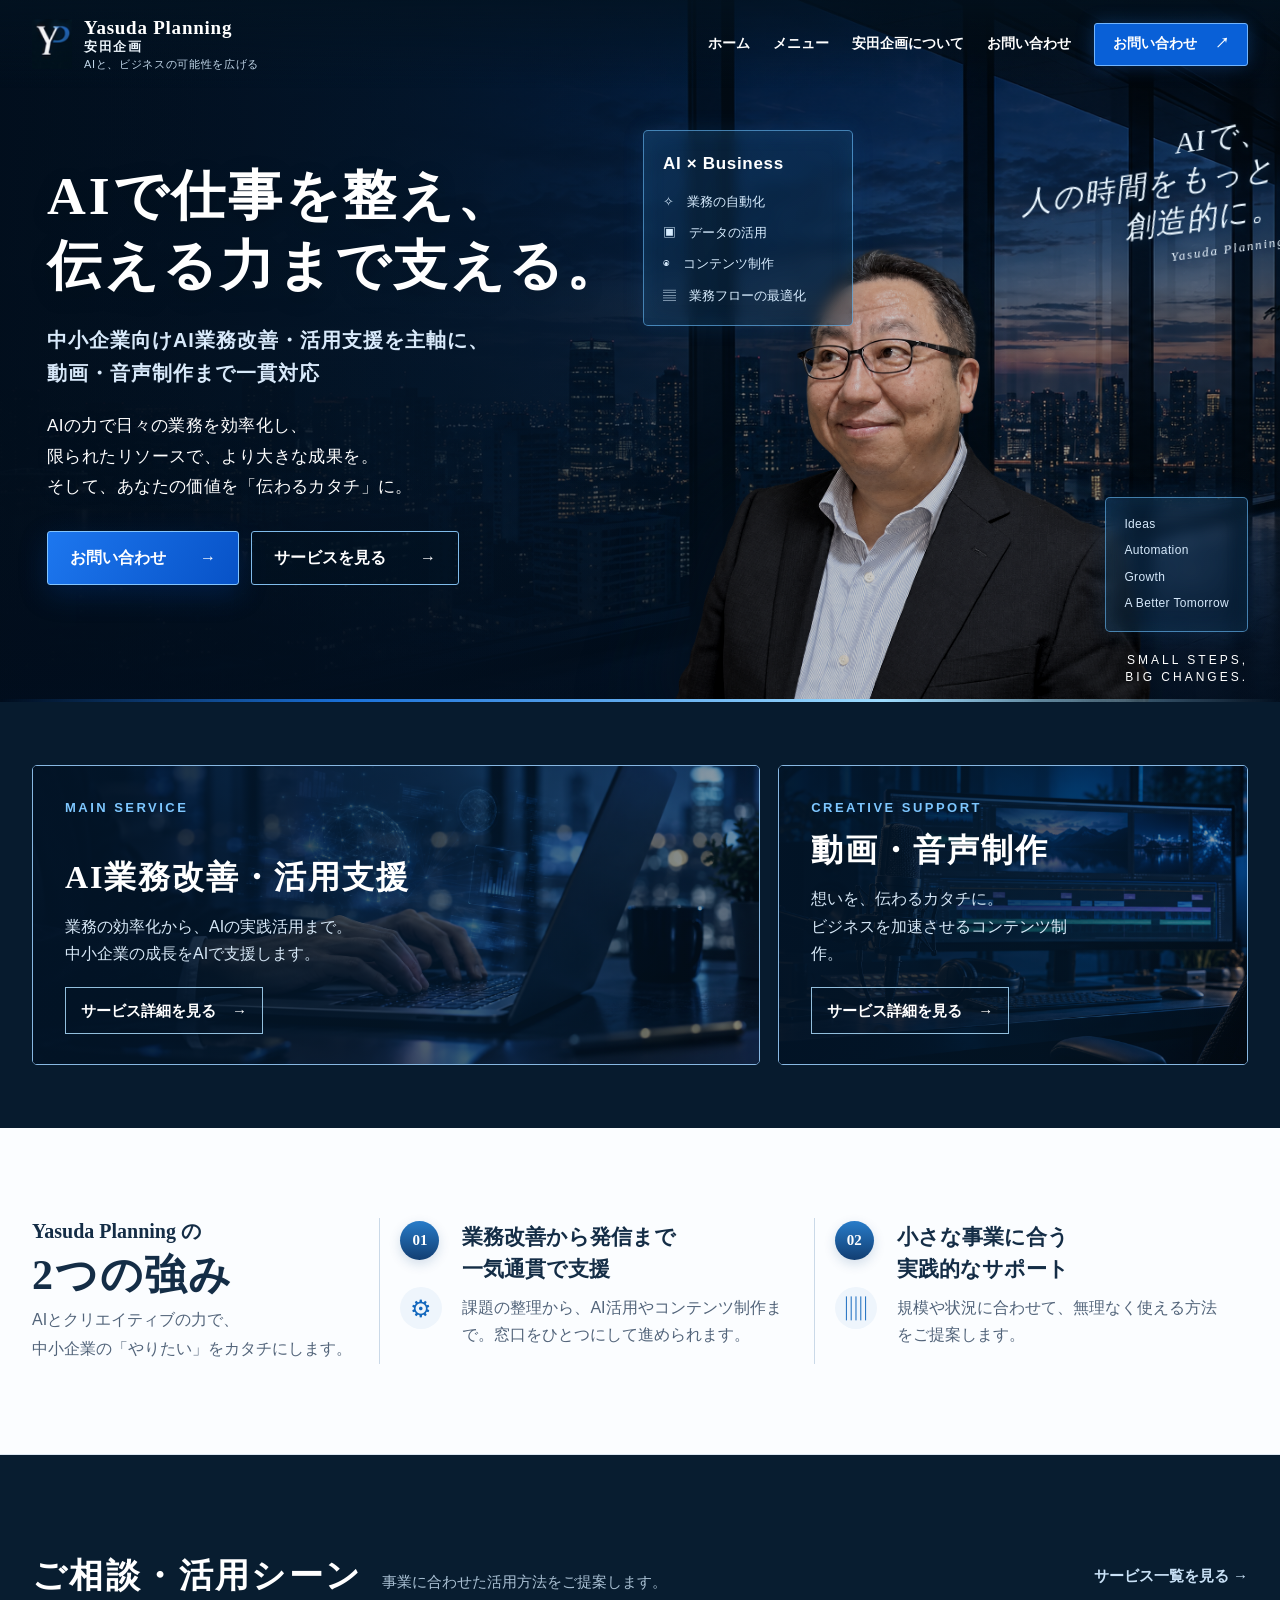
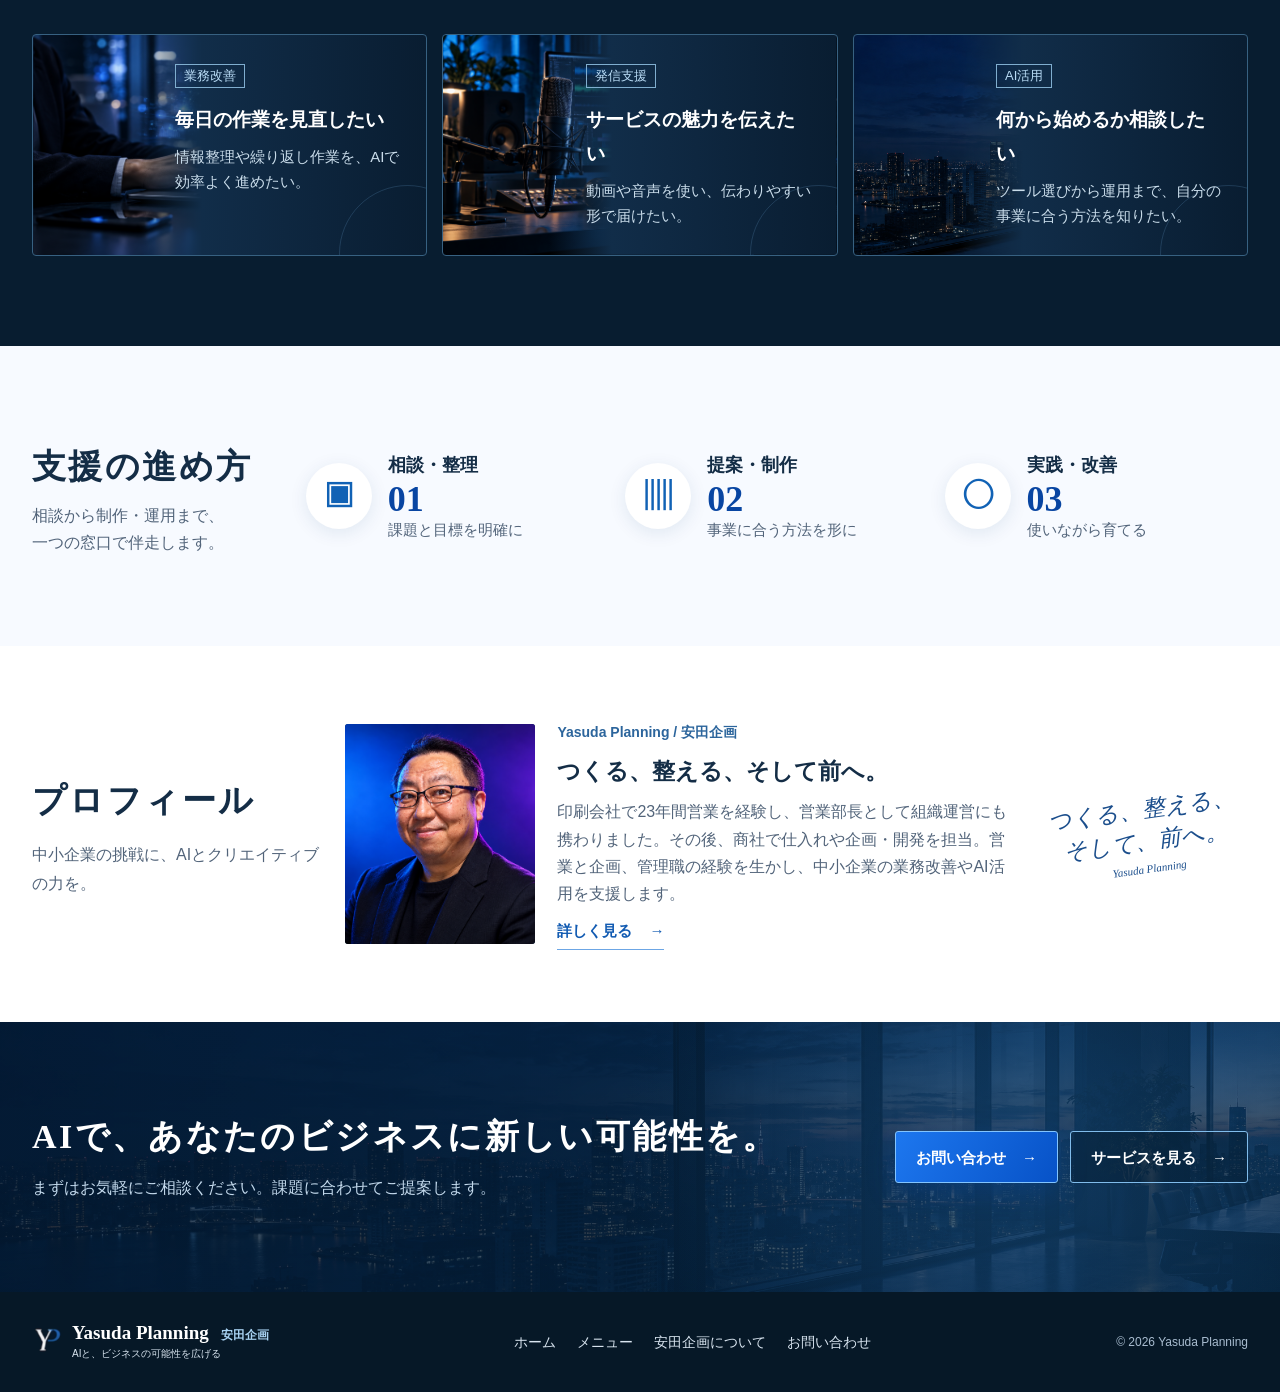
<file: index.html>
<!doctype html>
<html lang="ja">
<head>
  <meta charset="utf-8">
  <meta name="viewport" content="width=device-width, initial-scale=1">
  <meta name="description" content="安田企画は、AI活用と伝わるコンテンツづくりで、個人事業や中小企業の仕事を支えます。">
  <title>ホーム | Yasuda Planning</title>
  <link rel="icon" type="image/png" href="logo-yp.png">
  <link rel="stylesheet" href="style.css">
  <script src="script.js" defer></script>
</head>
<body class="home-page">
  <a class="skip-link" href="#main">本文へ移動</a>
  <header class="site-header">
    <div class="container header-inner">
      <a class="brand" href="index.html" aria-label="Yasuda Planning（安田企画）ホーム">
        <img class="brand-mark" src="logo-yp.png" alt="" width="75" height="94">
        <span class="brand-copy"><strong>Yasuda Planning</strong><span class="brand-japanese">安田企画</span><small>AIと、ビジネスの可能性を広げる</small></span>
      </a>
      <button class="nav-toggle" type="button" aria-label="メニューを開く" aria-controls="site-nav" aria-expanded="false"><span></span><span></span><span></span></button>
      <nav class="site-nav" id="site-nav" aria-label="メインナビゲーション">
        <a class="is-current" aria-current="page" href="index.html">ホーム</a>
        <a href="menu.html">メニュー</a>
        <a href="about.html">安田企画について</a>
        <a href="access.html">お問い合わせ</a>
        <a class="nav-cta" href="access.html#contact">お問い合わせ <span aria-hidden="true">↗</span></a>
      </nav>
    </div>
  </header>

  <main id="main">
    <section class="hero">
      <div class="hero-grid" aria-hidden="true"></div>
      <div class="container hero-inner">
        <div class="hero-copy">
          <h1>AIで仕事を整え、<br>伝える力まで支える。</h1>
          <p class="hero-lead">中小企業向けAI業務改善・活用支援を主軸に、<br>動画・音声制作まで一貫対応</p>
          <p class="hero-description">AIの力で日々の業務を効率化し、<br>限られたリソースで、より大きな成果を。<br>そして、あなたの価値を「伝わるカタチ」に。</p>
          <div class="button-row">
            <a class="button button-primary" href="access.html#contact">お問い合わせ <span aria-hidden="true">→</span></a>
            <a class="button button-outline" href="menu.html">サービスを見る <span aria-hidden="true">→</span></a>
          </div>
        </div>
        <div class="hero-visual">
          <img class="hero-portrait" src="portrait.png" alt="安田企画の担当者" width="1447" height="1087">
          <div class="glass-card glass-card-main" aria-hidden="true"><strong>AI × Business</strong><span>✧　業務の自動化</span><span>▣　データの活用</span><span>◉　コンテンツ制作</span><span>▤　業務フローの最適化</span></div>
          <p class="hero-handwriting">AIで、<br>人の時間をもっと<br>創造的に。<small>Yasuda Planning</small></p>
          <div class="glass-card glass-card-side" aria-hidden="true"><span>Ideas</span><span>Automation</span><span>Growth</span><span>A Better Tomorrow</span></div>
          <p class="hero-small-steps">SMALL STEPS,<br>BIG CHANGES.</p>
        </div>
      </div>
      <div class="hero-bottom-line" aria-hidden="true"></div>
    </section>

    <section class="home-services" aria-labelledby="services-title">
      <div class="container">
        <h2 class="visually-hidden" id="services-title">サービスのご案内</h2>
        <div class="service-grid">
          <article class="service-card service-card-blue">
            <img class="service-card-image" src="service-ai-business.png" alt="" width="1672" height="941">
            <span class="service-number">MAIN SERVICE</span>
            <div class="service-card-content"><h3>AI業務改善・活用支援</h3><p>業務の効率化から、AIの実践活用まで。<br>中小企業の成長をAIで支援します。</p><a class="card-link" href="menu.html#ai-support">サービス詳細を見る <span aria-hidden="true">→</span></a></div>
          </article>
          <article class="service-card service-card-dark">
            <img class="service-card-image" src="service-video-audio.png" alt="" width="1672" height="941">
            <span class="service-number">CREATIVE SUPPORT</span>
            <div class="service-card-content"><h3>動画・音声制作</h3><p>想いを、伝わるカタチに。<br>ビジネスを加速させるコンテンツ制作。</p><a class="card-link" href="menu.html#creative-support">サービス詳細を見る <span aria-hidden="true">→</span></a></div>
          </article>
        </div>
      </div>
    </section>

    <section class="home-strengths" aria-labelledby="strengths-title">
      <div class="container strengths-grid">
        <div class="strengths-intro"><p class="strengths-brand">Yasuda Planning の</p><h2 id="strengths-title"><span>2つの強み</span></h2><p>AIとクリエイティブの力で、<br>中小企業の「やりたい」をカタチにします。</p></div>
        <div class="strength-item"><span class="strength-number">01</span><div class="strength-icon" aria-hidden="true">⚙</div><div><h3>業務改善から発信まで<br>一気通貫で支援</h3><p>課題の整理から、AI活用やコンテンツ制作まで。窓口をひとつにして進められます。</p></div></div>
        <div class="strength-item"><span class="strength-number">02</span><div class="strength-icon" aria-hidden="true">▥</div><div><h3>小さな事業に合う<br>実践的なサポート</h3><p>規模や状況に合わせて、無理なく使える方法をご提案します。</p></div></div>
      </div>
    </section>

    <section class="home-scenarios" aria-labelledby="scenarios-title">
      <div class="container">
        <div class="home-section-heading"><div><h2 id="scenarios-title">ご相談・活用シーン</h2><p>事業に合わせた活用方法をご提案します。</p></div><a href="menu.html">サービス一覧を見る <span aria-hidden="true">→</span></a></div>
        <div class="scenario-grid">
          <article class="scenario-card"><span class="scenario-label">業務改善</span><h3>毎日の作業を見直したい</h3><p>情報整理や繰り返し作業を、AIで効率よく進めたい。</p></article>
          <article class="scenario-card"><span class="scenario-label">発信支援</span><h3>サービスの魅力を伝えたい</h3><p>動画や音声を使い、伝わりやすい形で届けたい。</p></article>
          <article class="scenario-card"><span class="scenario-label">AI活用</span><h3>何から始めるか相談したい</h3><p>ツール選びから運用まで、自分の事業に合う方法を知りたい。</p></article>
        </div>
      </div>
    </section>

    <section class="home-steps" aria-labelledby="steps-title">
      <div class="container steps-grid">
        <div class="steps-intro"><h2 id="steps-title">支援の進め方</h2><p>相談から制作・運用まで、<br>一つの窓口で伴走します。</p></div>
        <div class="step-item"><span class="step-icon" aria-hidden="true">▣</span><div><h3>相談・整理</h3><strong>01</strong><p>課題と目標を明確に</p></div></div>
        <div class="step-item"><span class="step-icon" aria-hidden="true">▥</span><div><h3>提案・制作</h3><strong>02</strong><p>事業に合う方法を形に</p></div></div>
        <div class="step-item"><span class="step-icon" aria-hidden="true">◯</span><div><h3>実践・改善</h3><strong>03</strong><p>使いながら育てる</p></div></div>
      </div>
    </section>

    <section class="home-profile" aria-labelledby="profile-title">
      <div class="container home-profile-grid"><div class="home-profile-heading"><h2 id="profile-title">プロフィール</h2><p>中小企業の挑戦に、AIとクリエイティブの力を。</p></div><div class="home-profile-photo"><img src="profile-photo.png" alt="安田企画の担当者" width="1446" height="1087"></div><div class="home-profile-content"><span>Yasuda Planning / 安田企画</span><h3>つくる、整える、そして前へ。</h3><p>印刷会社で23年間営業を経験し、営業部長として組織運営にも携わりました。その後、商社で仕入れや企画・開発を担当。営業と企画、管理職の経験を生かし、中小企業の業務改善やAI活用を支援します。</p><a class="text-link" href="about.html">詳しく見る <span aria-hidden="true">→</span></a></div><p class="profile-signature">つくる、整える、<br>そして、前へ。<small>Yasuda Planning</small></p></div>
    </section>

    <section class="closing-cta"><div class="container closing-inner"><div><h2>AIで、あなたのビジネスに新しい可能性を。</h2><p>まずはお気軽にご相談ください。課題に合わせてご提案します。</p></div><div class="button-row"><a class="button button-primary" href="access.html#contact">お問い合わせ <span aria-hidden="true">→</span></a><a class="button button-outline" href="menu.html">サービスを見る <span aria-hidden="true">→</span></a></div></div></section>
  </main>
  <footer class="site-footer"><div class="container footer-inner"><div class="footer-brand"><img class="footer-mark" src="logo-yp.png" alt="" width="75" height="94"><div class="footer-brand-copy"><strong>Yasuda Planning <span>安田企画</span></strong><span>AIと、ビジネスの可能性を広げる</span></div></div><nav aria-label="フッターナビゲーション"><a href="index.html">ホーム</a><a href="menu.html">メニュー</a><a href="about.html">安田企画について</a><a href="access.html">お問い合わせ</a></nav><small>© <span data-year>2026</span> Yasuda Planning</small></div></footer>
</body>
</html>
</file>
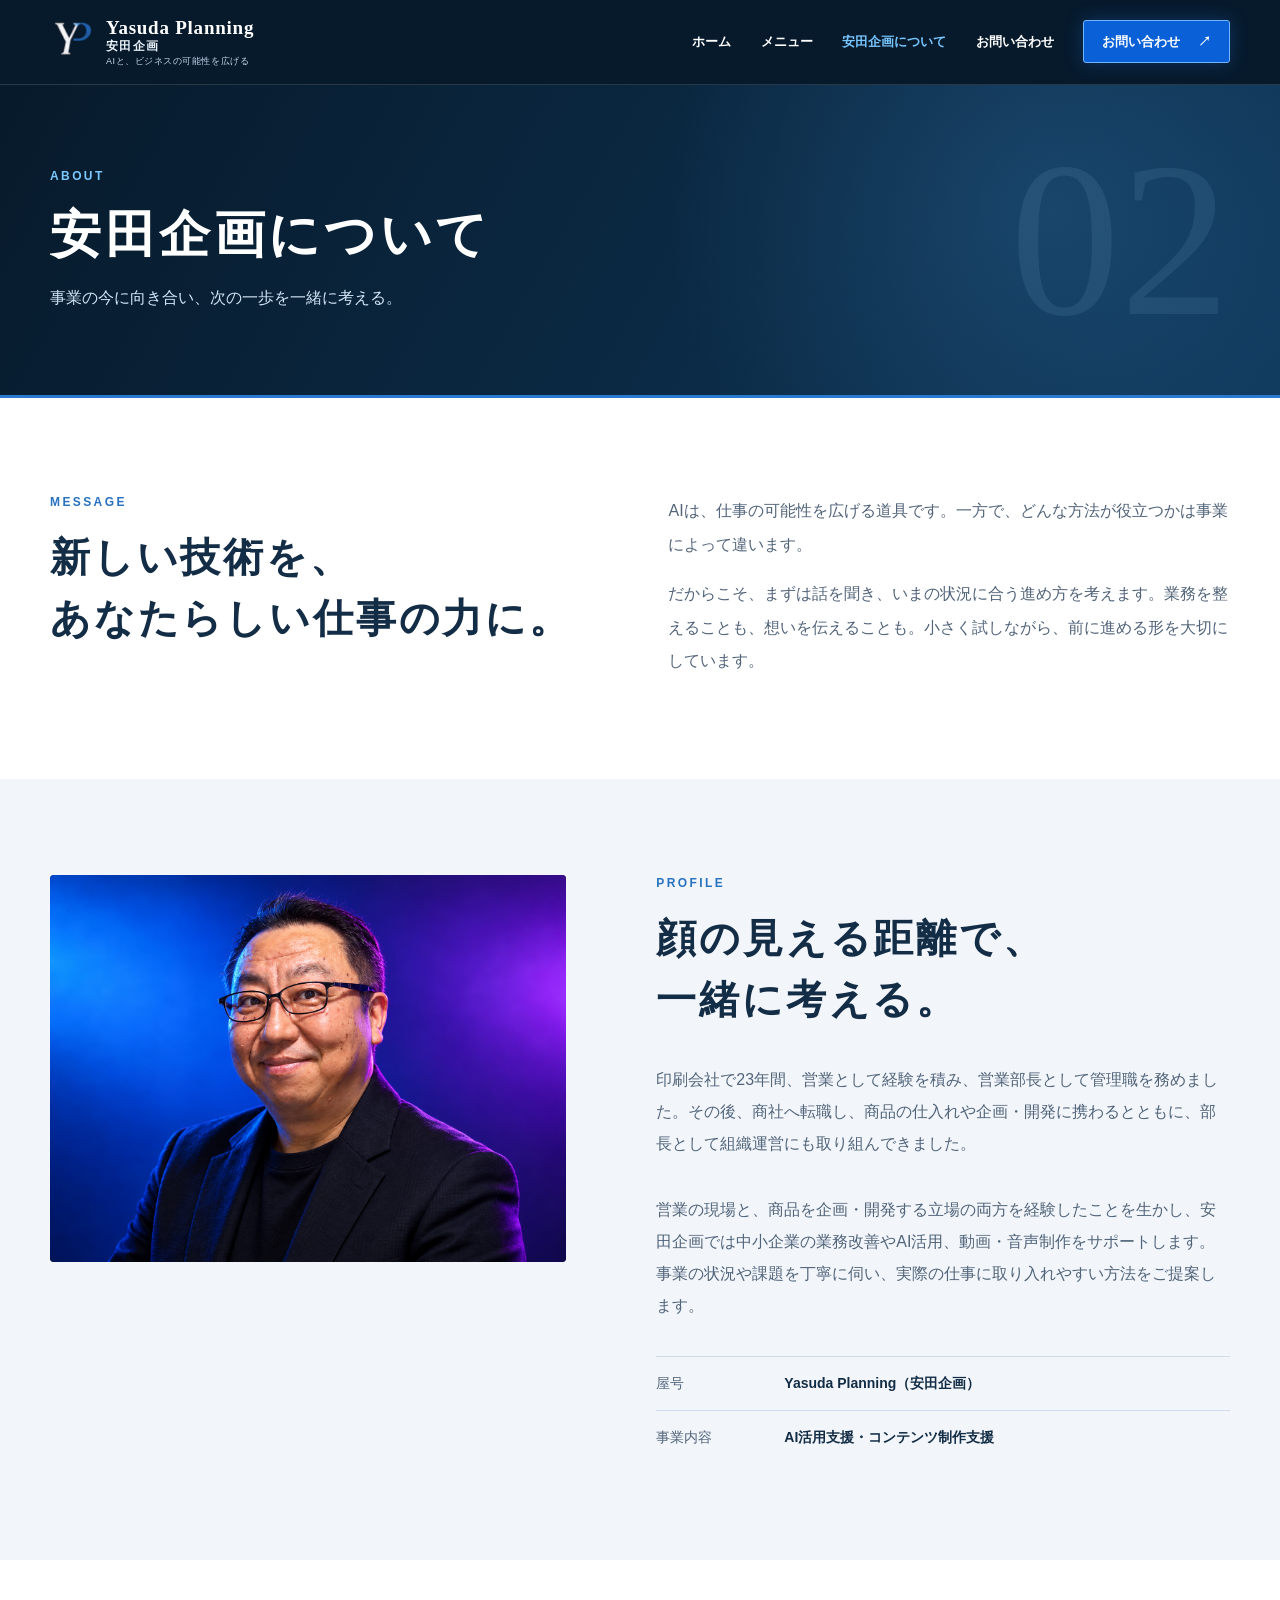
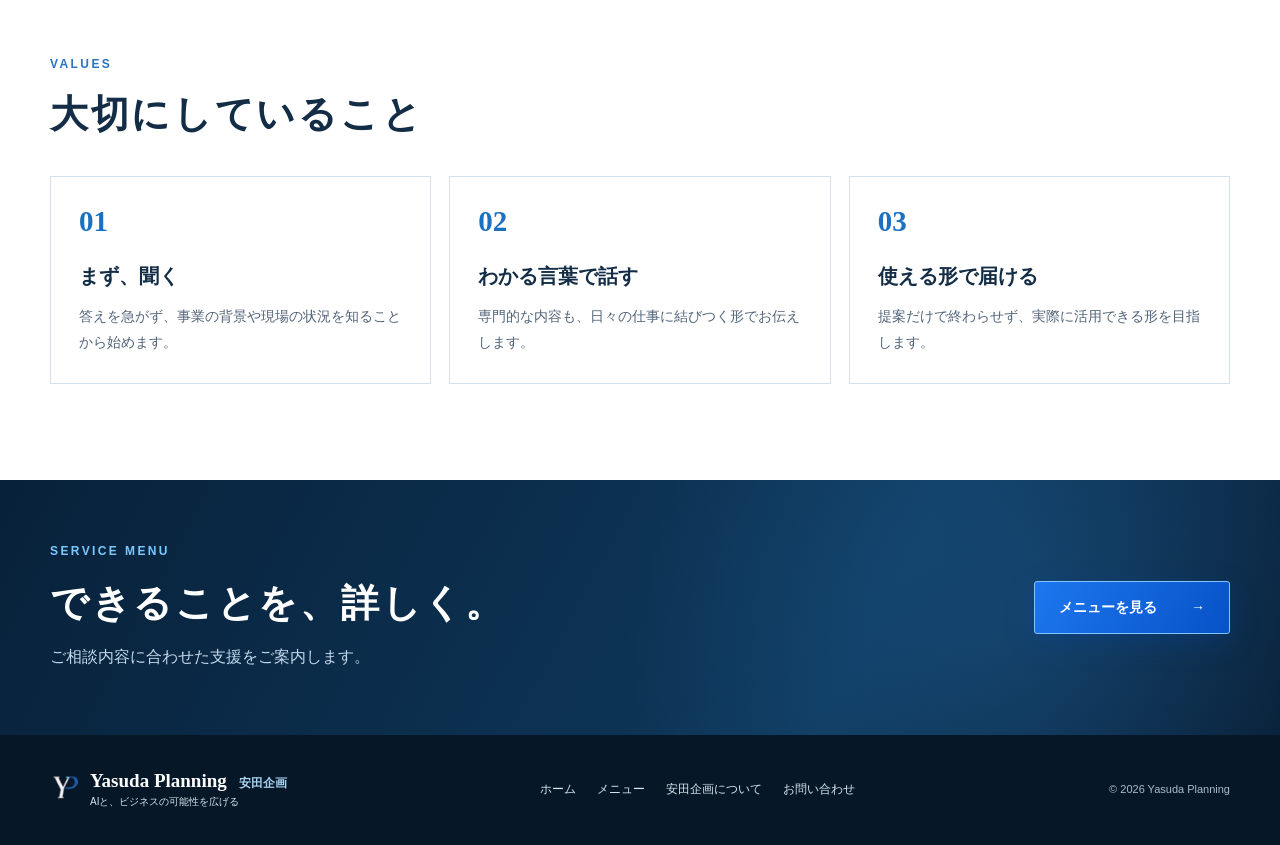
<file: about.html>
<!doctype html>
<html lang="ja">
<head>
  <meta charset="utf-8">
  <meta name="viewport" content="width=device-width, initial-scale=1">
  <meta name="description" content="安田企画の考え方と担当者をご紹介します。">
  <title>安田企画について | Yasuda Planning</title>
  <link rel="icon" type="image/png" href="logo-yp.png">
  <link rel="stylesheet" href="style.css">
  <script src="script.js" defer></script>
</head>
<body>
  <a class="skip-link" href="#main">本文へ移動</a>
  <header class="site-header"><div class="container header-inner"><a class="brand" href="index.html" aria-label="Yasuda Planning（安田企画）ホーム"><img class="brand-mark" src="logo-yp.png" alt="" width="75" height="94"><span class="brand-copy"><strong>Yasuda Planning</strong><span class="brand-japanese">安田企画</span><small>AIと、ビジネスの可能性を広げる</small></span></a><button class="nav-toggle" type="button" aria-label="メニューを開く" aria-controls="site-nav" aria-expanded="false"><span></span><span></span><span></span></button><nav class="site-nav" id="site-nav" aria-label="メインナビゲーション"><a href="index.html">ホーム</a><a href="menu.html">メニュー</a><a class="is-current" aria-current="page" href="about.html">安田企画について</a><a href="access.html">お問い合わせ</a><a class="nav-cta" href="access.html#contact">お問い合わせ <span aria-hidden="true">↗</span></a></nav></div></header>
  <main id="main">
    <section class="page-hero"><div class="container page-hero-inner"><div><p class="eyebrow light">ABOUT</p><h1>安田企画について</h1><p>事業の今に向き合い、次の一歩を一緒に考える。</p></div><span class="page-hero-decoration" aria-hidden="true">02</span></div></section>
    <section class="section about-intro"><div class="container about-intro-grid"><div><p class="eyebrow">MESSAGE</p><h2>新しい技術を、<br>あなたらしい仕事の力に。</h2></div><div><p>AIは、仕事の可能性を広げる道具です。一方で、どんな方法が役立つかは事業によって違います。</p><p>だからこそ、まずは話を聞き、いまの状況に合う進め方を考えます。業務を整えることも、想いを伝えることも。小さく試しながら、前に進める形を大切にしています。</p></div></div></section>
    <section class="section profile-section"><div class="container profile-grid"><div class="profile-visual"><img src="profile-photo.png" alt="安田企画の担当者の写真" width="1446" height="1087"></div><div class="profile-copy"><p class="eyebrow">PROFILE</p><h2>顔の見える距離で、<br>一緒に考える。</h2><p>印刷会社で23年間、営業として経験を積み、営業部長として管理職を務めました。その後、商社へ転職し、商品の仕入れや企画・開発に携わるとともに、部長として組織運営にも取り組んできました。</p><p>営業の現場と、商品を企画・開発する立場の両方を経験したことを生かし、安田企画では中小企業の業務改善やAI活用、動画・音声制作をサポートします。事業の状況や課題を丁寧に伺い、実際の仕事に取り入れやすい方法をご提案します。</p><div class="profile-meta"><span>屋号</span><strong>Yasuda Planning（安田企画）</strong></div><div class="profile-meta"><span>事業内容</span><strong>AI活用支援・コンテンツ制作支援</strong></div></div></div></section>
    <section class="section values-section"><div class="container"><div class="section-heading"><div><p class="eyebrow">VALUES</p><h2>大切にしていること</h2></div></div><div class="value-grid"><article><span>01</span><h3>まず、聞く</h3><p>答えを急がず、事業の背景や現場の状況を知ることから始めます。</p></article><article><span>02</span><h3>わかる言葉で話す</h3><p>専門的な内容も、日々の仕事に結びつく形でお伝えします。</p></article><article><span>03</span><h3>使える形で届ける</h3><p>提案だけで終わらせず、実際に活用できる形を目指します。</p></article></div></div></section>
    <section class="closing-cta"><div class="container closing-inner"><div><p class="eyebrow light">SERVICE MENU</p><h2>できることを、詳しく。</h2><p>ご相談内容に合わせた支援をご案内します。</p></div><a class="button button-primary" href="menu.html">メニューを見る <span aria-hidden="true">→</span></a></div></section>
  </main>
  <footer class="site-footer"><div class="container footer-inner"><div class="footer-brand"><img class="footer-mark" src="logo-yp.png" alt="" width="75" height="94"><div class="footer-brand-copy"><strong>Yasuda Planning <span>安田企画</span></strong><span>AIと、ビジネスの可能性を広げる</span></div></div><nav aria-label="フッターナビゲーション"><a href="index.html">ホーム</a><a href="menu.html">メニュー</a><a href="about.html">安田企画について</a><a href="access.html">お問い合わせ</a></nav><small>© <span data-year>2026</span> Yasuda Planning</small></div></footer>
</body>
</html>
</file>
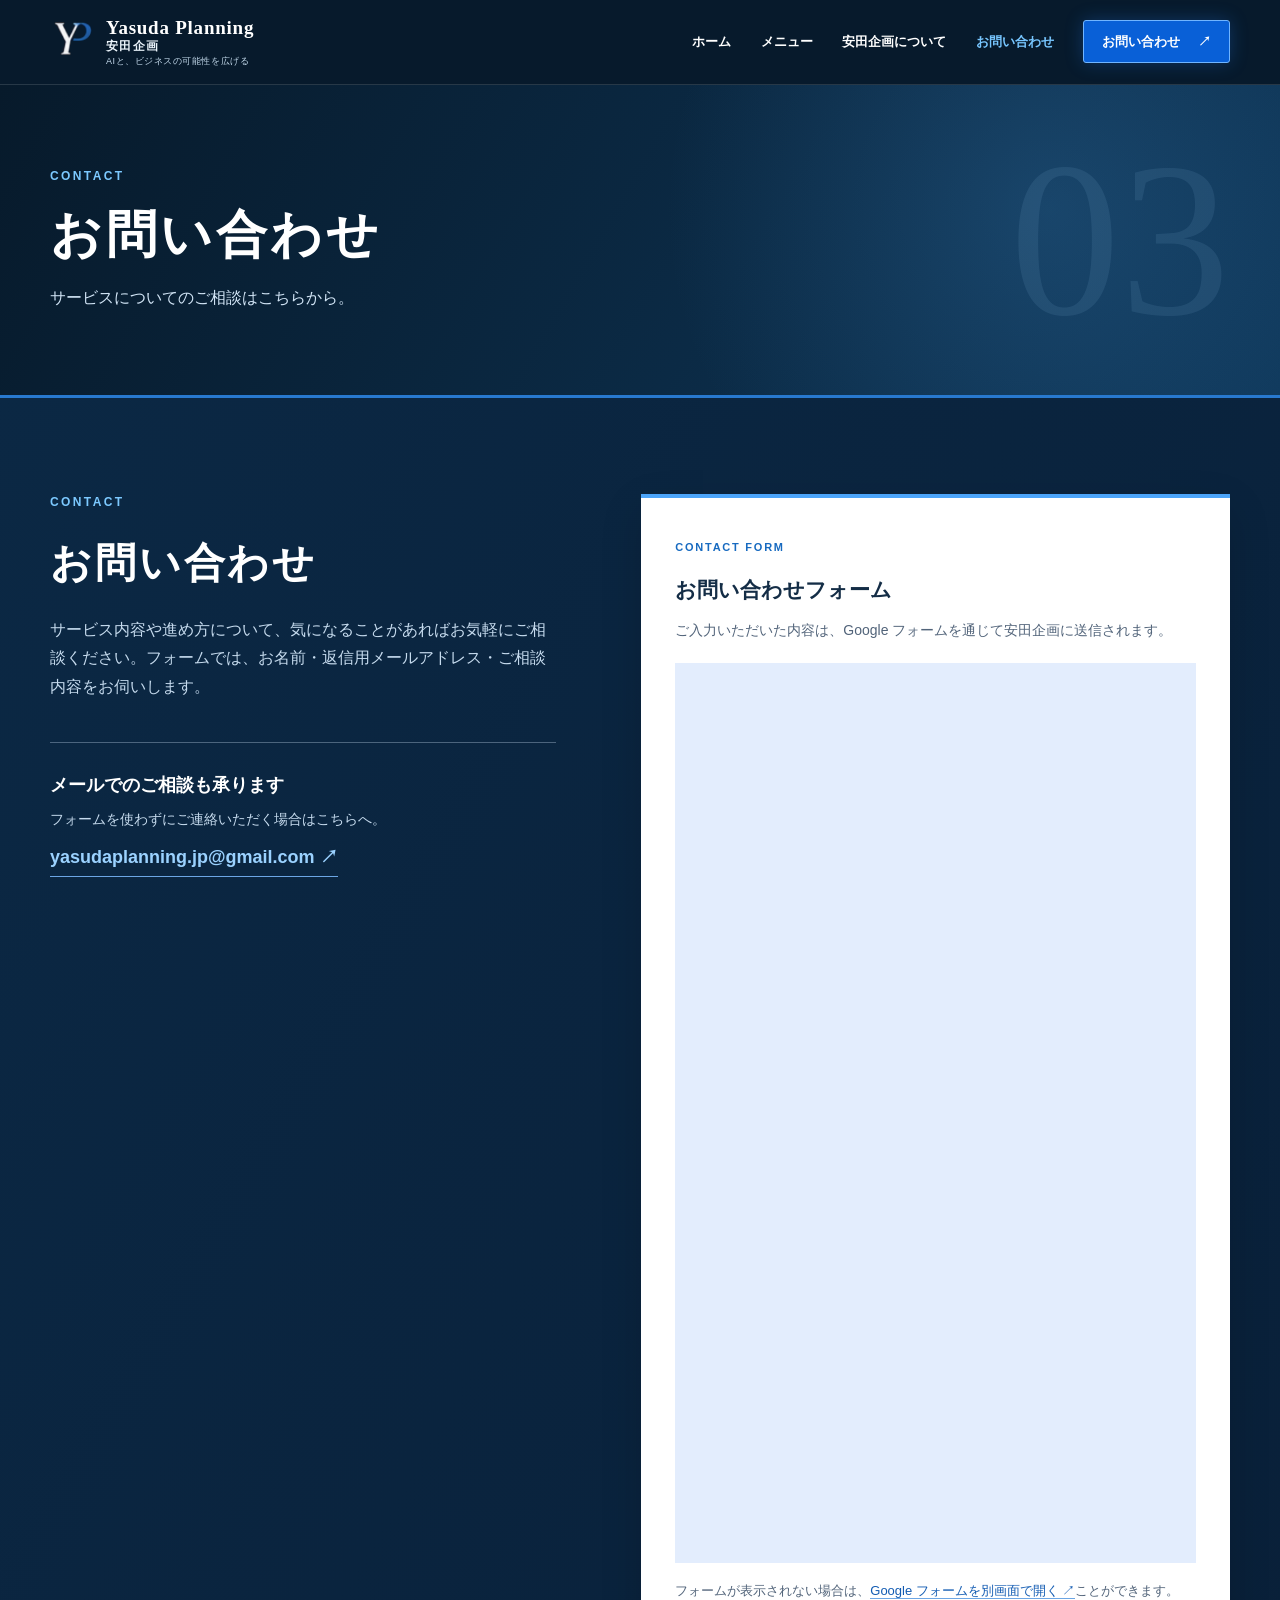
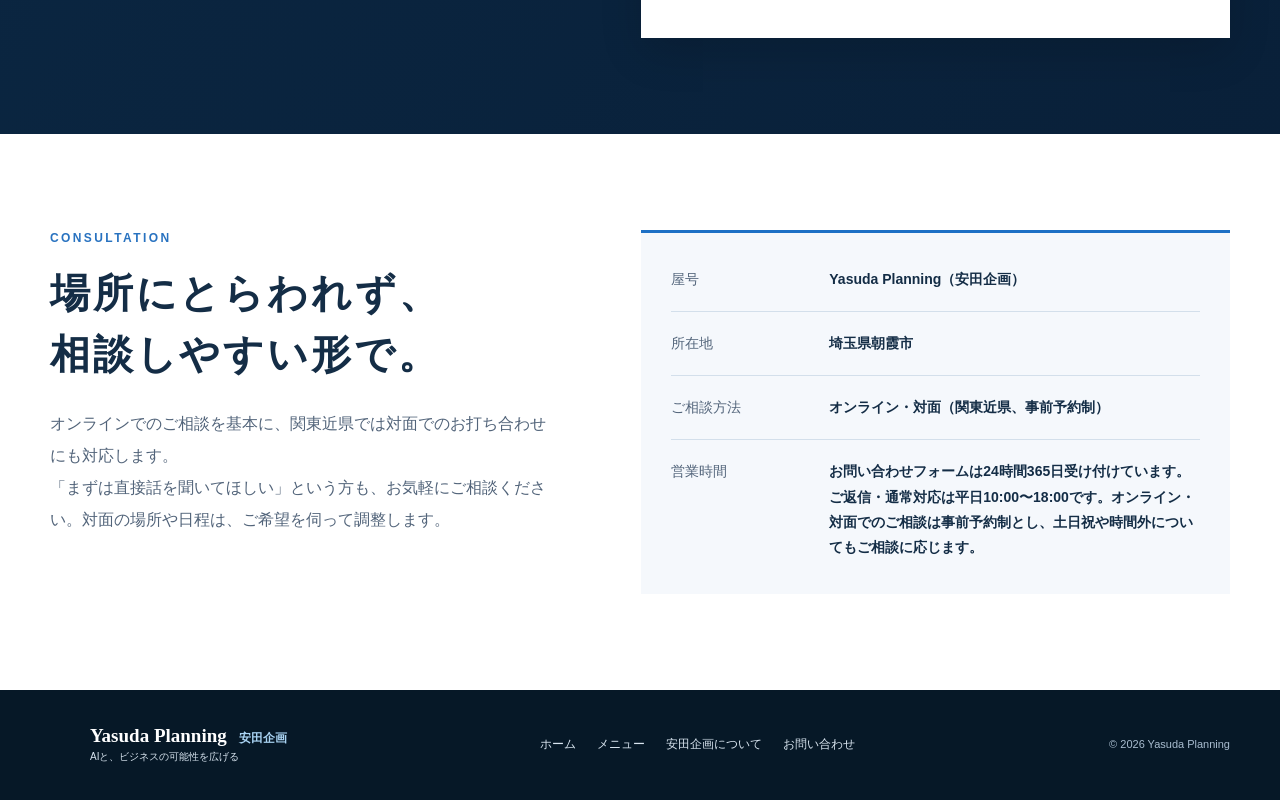
<file: access.html>
<!doctype html>
<html lang="ja">
<head>
  <meta charset="utf-8">
  <meta name="viewport" content="width=device-width, initial-scale=1">
  <meta name="description" content="安田企画へのご相談・お問い合わせをご案内します。">
  <title>お問い合わせ | Yasuda Planning</title>
  <link rel="icon" type="image/png" href="logo-yp.png">
  <link rel="stylesheet" href="style.css">
  <script src="script.js" defer></script>
</head>
<body>
  <a class="skip-link" href="#main">本文へ移動</a>
  <header class="site-header"><div class="container header-inner"><a class="brand" href="index.html" aria-label="Yasuda Planning（安田企画）ホーム"><img class="brand-mark" src="logo-yp.png" alt="" width="75" height="94"><span class="brand-copy"><strong>Yasuda Planning</strong><span class="brand-japanese">安田企画</span><small>AIと、ビジネスの可能性を広げる</small></span></a><button class="nav-toggle" type="button" aria-label="メニューを開く" aria-controls="site-nav" aria-expanded="false"><span></span><span></span><span></span></button><nav class="site-nav" id="site-nav" aria-label="メインナビゲーション"><a href="index.html">ホーム</a><a href="menu.html">メニュー</a><a href="about.html">安田企画について</a><a class="is-current" aria-current="page" href="access.html">お問い合わせ</a><a class="nav-cta" href="#contact">お問い合わせ <span aria-hidden="true">↗</span></a></nav></div></header>
  <main id="main">
    <section class="page-hero"><div class="container page-hero-inner"><div><p class="eyebrow light">CONTACT</p><h1>お問い合わせ</h1><p>サービスについてのご相談はこちらから。</p></div><span class="page-hero-decoration" aria-hidden="true">03</span></div></section>
    <section class="section contact-section" id="contact">
      <div class="container contact-grid">
        <div>
          <p class="eyebrow light">CONTACT</p>
          <h2>お問い合わせ</h2>
          <p>サービス内容や進め方について、気になることがあればお気軽にご相談ください。フォームでは、お名前・返信用メールアドレス・ご相談内容をお伺いします。</p>
          <div class="contact-direct">
            <h3>メールでのご相談も承ります</h3>
            <p>フォームを使わずにご連絡いただく場合はこちらへ。</p>
            <a class="contact-email" href="mailto:yasudaplanning.jp@gmail.com">yasudaplanning.jp@gmail.com <span aria-hidden="true">↗</span></a>
          </div>
        </div>
        <div class="contact-card">
          <span class="contact-card-label">CONTACT FORM</span>
          <h3>お問い合わせフォーム</h3>
          <p>ご入力いただいた内容は、Google フォームを通じて安田企画に送信されます。</p>
          <iframe class="contact-form-frame" src="https://docs.google.com/forms/d/e/1FAIpQLSc32BJ5J3hujBcLhz1RUuO-q1uDuevhiJUPePMD8wFzeS8fVA/viewform?embedded=true" title="安田企画へのお問い合わせフォーム" loading="lazy"></iframe>
          <p class="contact-form-fallback">フォームが表示されない場合は、<a href="https://docs.google.com/forms/d/e/1FAIpQLSc32BJ5J3hujBcLhz1RUuO-q1uDuevhiJUPePMD8wFzeS8fVA/viewform" target="_blank" rel="noopener noreferrer">Google フォームを別画面で開く <span aria-hidden="true">↗</span></a>ことができます。</p>
        </div>
      </div>
    </section>
    <section class="section access-section"><div class="container access-grid"><div><p class="eyebrow">CONSULTATION</p><h2>場所にとらわれず、<br>相談しやすい形で。</h2><p>オンラインでのご相談を基本に、関東近県では対面でのお打ち合わせにも対応します。<br>「まずは直接話を聞いてほしい」という方も、お気軽にご相談ください。対面の場所や日程は、ご希望を伺って調整します。</p></div><div class="access-card"><div class="access-card-row"><span>屋号</span><strong>Yasuda Planning（安田企画）</strong></div><div class="access-card-row"><span>所在地</span><strong>埼玉県朝霞市</strong></div><div class="access-card-row"><span>ご相談方法</span><strong>オンライン・対面（関東近県、事前予約制）</strong></div><div class="access-card-row"><span>営業時間</span><strong>お問い合わせフォームは24時間365日受け付けています。ご返信・通常対応は平日10:00〜18:00です。オンライン・対面でのご相談は事前予約制とし、土日祝や時間外についてもご相談に応じます。</strong></div></div></div></section>
  </main>
  <footer class="site-footer"><div class="container footer-inner"><div class="footer-brand"><img class="footer-mark" src="logo-yp.png" alt="" width="75" height="94"><div class="footer-brand-copy"><strong>Yasuda Planning <span>安田企画</span></strong><span>AIと、ビジネスの可能性を広げる</span></div></div><nav aria-label="フッターナビゲーション"><a href="index.html">ホーム</a><a href="menu.html">メニュー</a><a href="about.html">安田企画について</a><a href="access.html">お問い合わせ</a></nav><small>© <span data-year>2026</span> Yasuda Planning</small></div></footer>
</body>
</html>
</file>
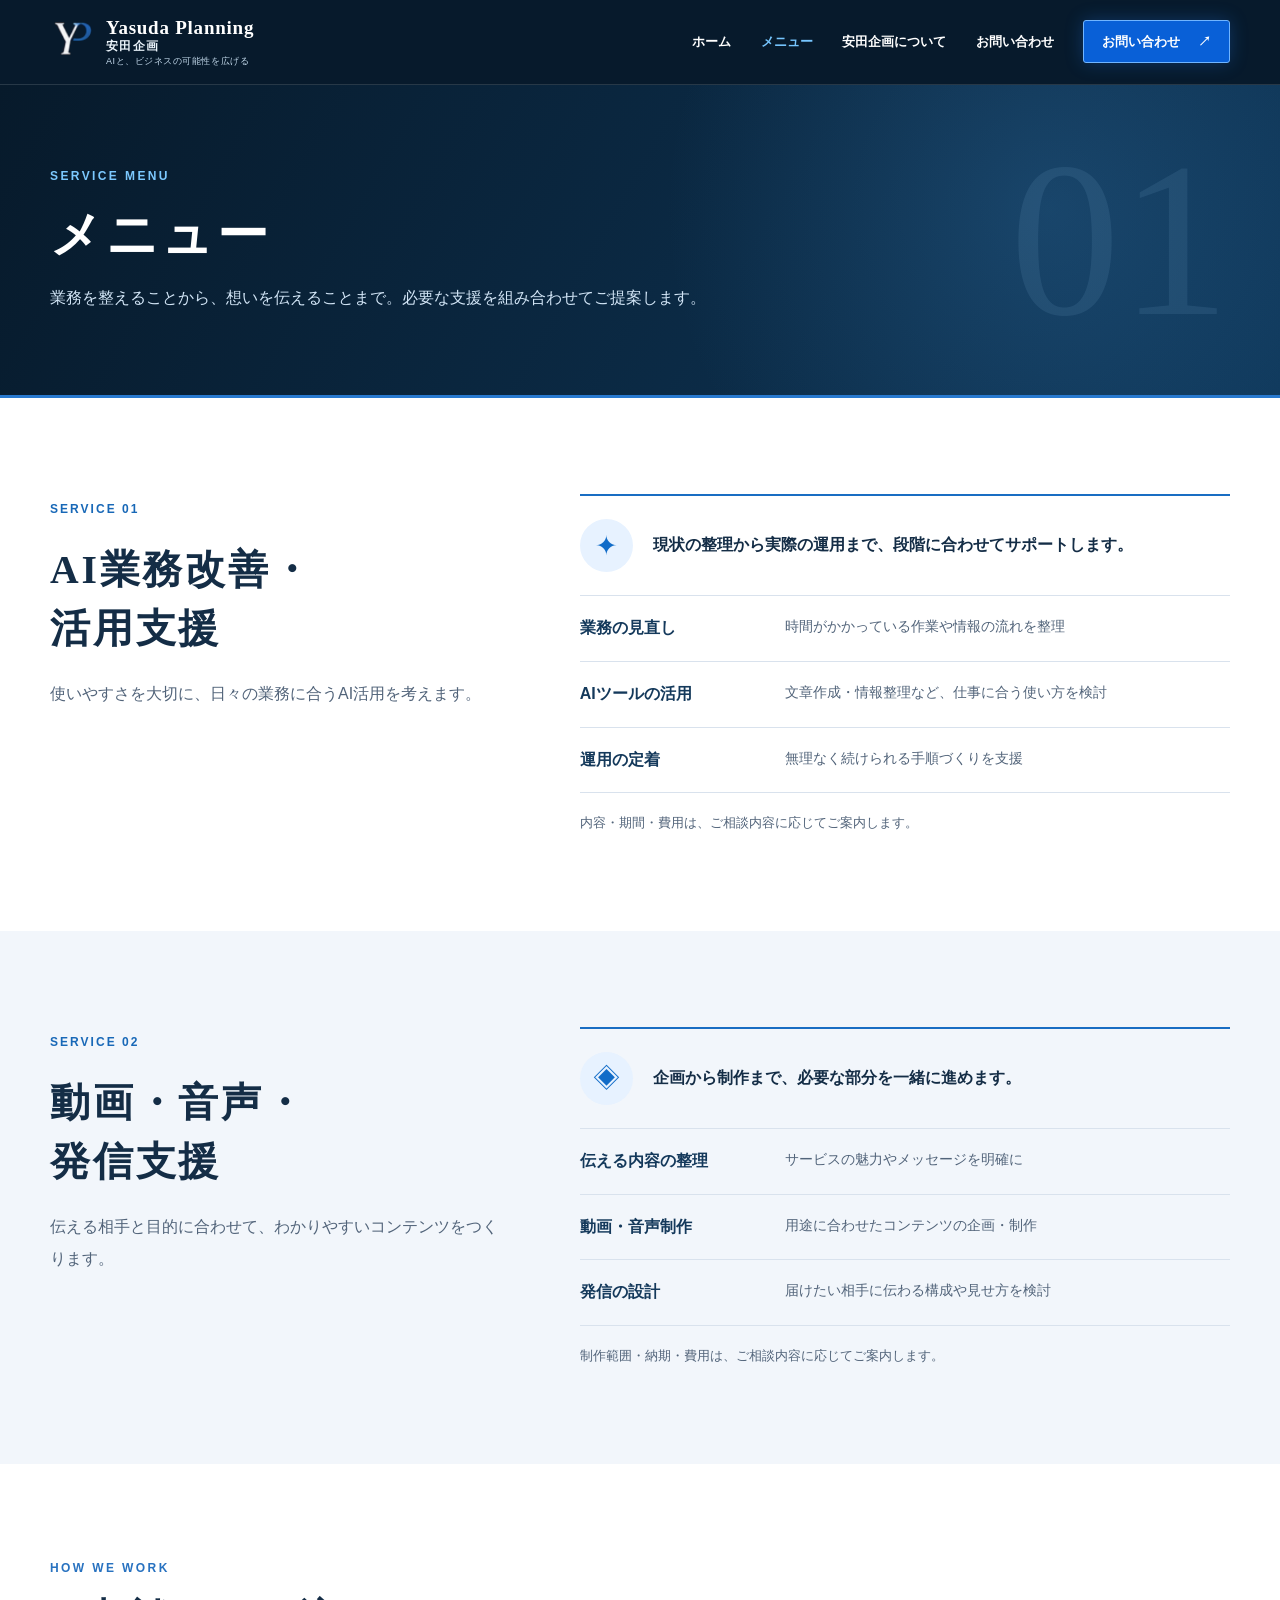
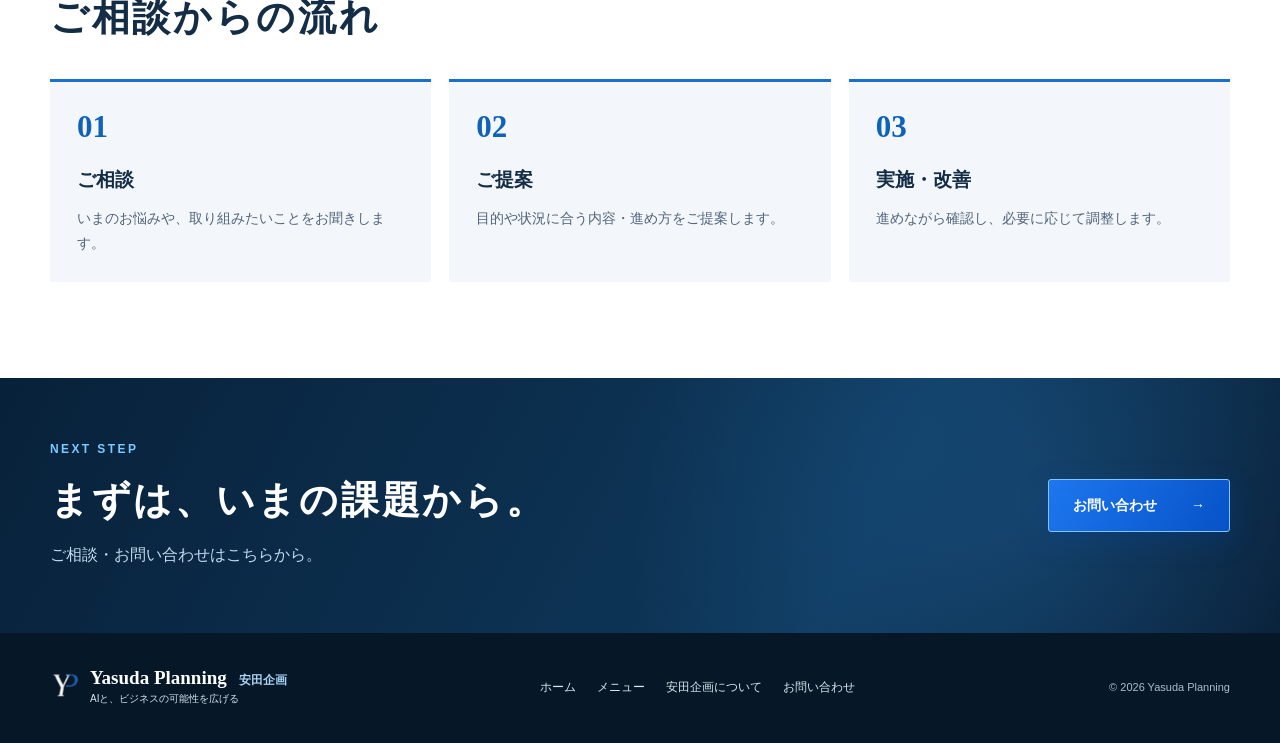
<file: menu.html>
<!doctype html>
<html lang="ja">
<head>
  <meta charset="utf-8">
  <meta name="viewport" content="width=device-width, initial-scale=1">
  <meta name="description" content="安田企画のサービスメニュー。AI業務改善・活用支援、動画・音声・発信支援をご案内します。">
  <title>メニュー | Yasuda Planning</title>
  <link rel="icon" type="image/png" href="logo-yp.png">
  <link rel="stylesheet" href="style.css">
  <script src="script.js" defer></script>
</head>
<body>
  <a class="skip-link" href="#main">本文へ移動</a>
  <header class="site-header"><div class="container header-inner"><a class="brand" href="index.html" aria-label="Yasuda Planning（安田企画）ホーム"><img class="brand-mark" src="logo-yp.png" alt="" width="75" height="94"><span class="brand-copy"><strong>Yasuda Planning</strong><span class="brand-japanese">安田企画</span><small>AIと、ビジネスの可能性を広げる</small></span></a><button class="nav-toggle" type="button" aria-label="メニューを開く" aria-controls="site-nav" aria-expanded="false"><span></span><span></span><span></span></button><nav class="site-nav" id="site-nav" aria-label="メインナビゲーション"><a href="index.html">ホーム</a><a class="is-current" aria-current="page" href="menu.html">メニュー</a><a href="about.html">安田企画について</a><a href="access.html">お問い合わせ</a><a class="nav-cta" href="access.html#contact">お問い合わせ <span aria-hidden="true">↗</span></a></nav></div></header>
  <main id="main">
    <section class="page-hero"><div class="container page-hero-inner"><div><p class="eyebrow light">SERVICE MENU</p><h1>メニュー</h1><p>業務を整えることから、想いを伝えることまで。必要な支援を組み合わせてご提案します。</p></div><span class="page-hero-decoration" aria-hidden="true">01</span></div></section>
    <section class="section menu-section" id="ai-support"><div class="container menu-grid"><div class="menu-aside"><span class="section-index">SERVICE 01</span><h2>AI業務改善・<br>活用支援</h2><p>使いやすさを大切に、日々の業務に合うAI活用を考えます。</p></div><div class="menu-detail"><div class="menu-detail-head"><span class="detail-icon" aria-hidden="true">✦</span><p>現状の整理から実際の運用まで、段階に合わせてサポートします。</p></div><ul class="feature-list"><li><strong>業務の見直し</strong><span>時間がかかっている作業や情報の流れを整理</span></li><li><strong>AIツールの活用</strong><span>文章作成・情報整理など、仕事に合う使い方を検討</span></li><li><strong>運用の定着</strong><span>無理なく続けられる手順づくりを支援</span></li></ul><p class="menu-footnote">内容・期間・費用は、ご相談内容に応じてご案内します。</p></div></div></section>
    <section class="section menu-section menu-section-alt" id="creative-support"><div class="container menu-grid"><div class="menu-aside"><span class="section-index">SERVICE 02</span><h2>動画・音声・<br>発信支援</h2><p>伝える相手と目的に合わせて、わかりやすいコンテンツをつくります。</p></div><div class="menu-detail"><div class="menu-detail-head"><span class="detail-icon" aria-hidden="true">◈</span><p>企画から制作まで、必要な部分を一緒に進めます。</p></div><ul class="feature-list"><li><strong>伝える内容の整理</strong><span>サービスの魅力やメッセージを明確に</span></li><li><strong>動画・音声制作</strong><span>用途に合わせたコンテンツの企画・制作</span></li><li><strong>発信の設計</strong><span>届けたい相手に伝わる構成や見せ方を検討</span></li></ul><p class="menu-footnote">制作範囲・納期・費用は、ご相談内容に応じてご案内します。</p></div></div></section>
    <section class="section flow-section"><div class="container"><div class="section-heading"><div><p class="eyebrow">HOW WE WORK</p><h2>ご相談からの流れ</h2></div></div><div class="flow-grid"><div><span>01</span><h3>ご相談</h3><p>いまのお悩みや、取り組みたいことをお聞きします。</p></div><div><span>02</span><h3>ご提案</h3><p>目的や状況に合う内容・進め方をご提案します。</p></div><div><span>03</span><h3>実施・改善</h3><p>進めながら確認し、必要に応じて調整します。</p></div></div></div></section>
    <section class="closing-cta"><div class="container closing-inner"><div><p class="eyebrow light">NEXT STEP</p><h2>まずは、いまの課題から。</h2><p>ご相談・お問い合わせはこちらから。</p></div><a class="button button-primary" href="access.html#contact">お問い合わせ <span aria-hidden="true">→</span></a></div></section>
  </main>
  <footer class="site-footer"><div class="container footer-inner"><div class="footer-brand"><img class="footer-mark" src="logo-yp.png" alt="" width="75" height="94"><div class="footer-brand-copy"><strong>Yasuda Planning <span>安田企画</span></strong><span>AIと、ビジネスの可能性を広げる</span></div></div><nav aria-label="フッターナビゲーション"><a href="index.html">ホーム</a><a href="menu.html">メニュー</a><a href="about.html">安田企画について</a><a href="access.html">お問い合わせ</a></nav><small>© <span data-year>2026</span> Yasuda Planning</small></div></footer>
</body>
</html>
</file>
<file: style.css>
@charset "UTF-8";

:root {
  --navy: #071a2c;
  --navy-2: #0c2741;
  --ink: #142d46;
  --muted: #52647a;
  --blue: #1264d8;
  --blue-bright: #4aa5ff;
  --line: #d9e2ed;
  --pale: #f2f6fb;
  --white: #fff;
  --serif: "Yu Mincho", "Hiragino Mincho ProN", "Noto Serif JP", "MS PMincho", serif;
  --sans: "Yu Gothic", "Hiragino Kaku Gothic ProN", "Noto Sans JP", Meiryo, sans-serif;
}

* { box-sizing: border-box; }
html { scroll-behavior: smooth; }
body { margin: 0; color: var(--ink); background: var(--white); font: 16px/1.8 var(--sans); -webkit-font-smoothing: antialiased; }
img { display: block; max-width: 100%; height: auto; }
a { color: inherit; text-decoration: none; }
button { font: inherit; }
:focus-visible { outline: 3px solid #74bdff; outline-offset: 4px; }
::selection { background: #b9daff; color: #071a2c; }
.container { width: min(1180px, calc(100% - 80px)); margin-inline: auto; }
.skip-link { position: fixed; z-index: 100; top: -80px; left: 16px; padding: 8px 16px; background: #fff; color: var(--navy); }
.skip-link:focus { top: 12px; }

.site-header { position: relative; z-index: 20; background: var(--navy); color: var(--white); border-bottom: 1px solid rgba(255,255,255,.13); }
.header-inner { min-height: 84px; display: flex; align-items: center; justify-content: space-between; gap: 28px; }
.brand { display: inline-flex; align-items: center; gap: 12px; min-width: max-content; }
.brand-mark { flex: none; width: 44px; height: 55px; object-fit: contain; mix-blend-mode: lighten; }
.brand-copy { display: flex; flex-direction: column; line-height: 1.2; }
.brand-copy strong { font: 600 19px/1.15 Georgia, serif; letter-spacing: .04em; }
.brand-japanese { color: #ecf5fc; font: 600 12px/1.2 var(--serif); letter-spacing: .12em; }
.brand-copy small { margin-top: 3px; font-size: 9px; letter-spacing: .06em; color: #c2d8ea; }
.site-nav { display: flex; align-items: center; gap: clamp(16px, 2.3vw, 32px); font-size: 13px; font-weight: 700; }
.site-nav > a:not(.nav-cta) { padding: 12px 0; transition: color .2s; white-space: nowrap; }
.site-nav > a:not(.nav-cta):hover, .site-nav > a.is-current { color: #77c6ff; }
.nav-cta { display: inline-flex; gap: 18px; align-items: center; justify-content: center; min-height: 43px; padding: 0 18px; background: #0960d7; border: 1px solid #71b5ff; box-shadow: 0 0 18px rgba(37,127,239,.28); border-radius: 3px; white-space: nowrap; transition: background .2s, transform .2s; }
.nav-cta:hover { background: #277cec; transform: translateY(-2px); }
.nav-toggle { display: none; }

.eyebrow { margin: 0 0 16px; color: #2872c0; font: 700 12px/1.4 var(--sans); letter-spacing: .2em; }
.eyebrow.light { color: #7cc9ff; }
h1, h2, h3, p { margin-top: 0; }
h1, h2, h3 { text-wrap: pretty; }
h1, h2 { font-family: var(--serif); letter-spacing: .07em; }
.button-row { display: flex; flex-wrap: wrap; gap: 12px; }
.button { display: inline-flex; align-items: center; justify-content: space-between; gap: 34px; min-height: 53px; padding: 0 24px; border-radius: 3px; font-size: 14px; font-weight: 700; transition: transform .2s, background .2s, border-color .2s; }
.button:hover { transform: translateY(-3px); }
.button-primary { color: #fff; background: linear-gradient(120deg, #1d77ef, #0752c7); border: 1px solid #82c4ff; box-shadow: 0 9px 28px rgba(0,72,175,.25); }
.button-primary:hover { background: linear-gradient(120deg, #3992ff, #1868dd); }
.button-outline { color: #fff; background: rgba(2,19,35,.33); border: 1px solid #80bceb; }
.button-outline:hover { background: rgba(53,142,228,.18); }
.text-link { display: inline-flex; align-items: center; gap: 17px; color: #125bb2; font-size: 14px; font-weight: 700; border-bottom: 1px solid #6ca6e5; padding-bottom: 5px; transition: gap .2s; }
.text-link:hover { gap: 23px; }

.hero { position: relative; overflow: hidden; color: #fff; background: radial-gradient(ellipse 650px 480px at 69% 39%, rgba(50,108,162,.53), transparent 67%), linear-gradient(115deg, #071b2d 7%, #0b2944 57%, #07172a 100%); }
.hero::before { content: ""; position: absolute; inset: 0; pointer-events: none; background: linear-gradient(90deg, rgba(3,16,29,.46), transparent 46%), repeating-linear-gradient(90deg, transparent 0 95px, rgba(255,255,255,.018) 96px 97px); }
.hero-grid { position: absolute; inset: auto 0 0; height: 165px; opacity: .34; background: linear-gradient(0deg, #020e1e, transparent); }
.hero-inner { position: relative; min-height: 550px; display: grid; grid-template-columns: 53% 47%; align-items: center; }
.hero-copy { position: relative; z-index: 3; padding: 45px 0 55px; }
.hero-copy h1 { margin-bottom: 18px; font-size: clamp(36px, 3.7vw, 54px); line-height: 1.35; font-weight: 600; text-shadow: 0 6px 22px rgba(0,0,0,.2); }
.hero-lead { max-width: 560px; margin-bottom: 22px; color: #d8e9fa; font-size: 16px; line-height: 1.9; }
.hero-note { margin: 24px 0 0; color: #9fc7e5; font: italic 16px/1.5 var(--serif); letter-spacing: .11em; }
.hero-visual { position: relative; height: 100%; min-height: 550px; }
.hero-halo { position: absolute; width: 640px; height: 640px; left: -47px; top: 34px; border-radius: 50%; background: radial-gradient(circle, rgba(94,171,237,.32) 0, rgba(39,111,176,.1) 47%, transparent 72%); }
.hero-halo::after { content: ""; position: absolute; inset: 68px; border: 1px solid rgba(130,188,231,.16); border-radius: 50%; }
.hero-line { position: absolute; z-index: 2; right: -130px; bottom: 0; width: 700px; height: 1px; background: linear-gradient(90deg, transparent, #5fa6e1, transparent); }
.hero-portrait { position: absolute; z-index: 1; width: min(620px, 52vw); height: auto; max-width: none; bottom: -3px; right: -25px; filter: drop-shadow(-25px 18px 35px rgba(2,14,26,.3)); }
.glass-card { position: absolute; z-index: 2; border: 1px solid rgba(134,197,246,.55); border-radius: 5px; background: linear-gradient(130deg, rgba(41,96,144,.31), rgba(8,32,55,.41)); box-shadow: 0 12px 30px rgba(1,12,26,.18), inset 0 0 28px rgba(82,153,214,.11); backdrop-filter: blur(7px); }
.glass-card-main { top: 120px; left: -10px; width: 218px; padding: 20px 22px; display: grid; gap: 5px; }
.glass-icon { color: #85cbff; font-size: 23px; }
.glass-card-main strong { font-size: 16px; letter-spacing: .04em; }
.glass-card-main small { color: #d0e6fa; font-size: 12px; }
.glass-card-side { right: -11px; bottom: 91px; padding: 17px 20px; display: grid; gap: 7px; color: #d6e9fb; font-size: 11px; letter-spacing: .17em; }
.hero-bottom-line { position: absolute; z-index: 4; bottom: 0; left: 0; right: 0; height: 3px; background: linear-gradient(90deg, transparent, #1a71d9 27%, #9ddcff 69%, transparent); }

.intro-band { background: #f9fbfe; border-bottom: 1px solid #e4ebf4; }
.intro-grid { display: grid; grid-template-columns: 41% 1fr; align-items: center; gap: 70px; padding-block: 50px; }
.intro-title { border-right: 1px solid #c8d8ea; }
.intro-title h2 { margin: 0; color: #102c4c; font-size: clamp(26px, 2.45vw, 36px); line-height: 1.5; }
.intro-grid > p { max-width: 630px; margin: 0; color: #41576f; line-height: 2; }
.section { padding-block: 96px; }
.section-heading { display: flex; align-items: end; justify-content: space-between; gap: 20px; margin-bottom: 35px; }
.section-heading h2 { margin: 0; font-size: clamp(29px, 3vw, 42px); line-height: 1.35; }
.services-section { background: #fff; }
.service-grid { display: grid; grid-template-columns: repeat(2, minmax(0, 1fr)); gap: 18px; }
.service-card { min-height: 350px; position: relative; display: flex; flex-direction: column; justify-content: space-between; overflow: hidden; border-radius: 5px; padding: 25px 32px 31px; color: #fff; border: 1px solid #88b8e2; }
.service-card::before { content: ""; position: absolute; width: 360px; height: 360px; border: 1px solid rgba(122,195,255,.17); border-radius: 50%; right: -110px; top: -100px; box-shadow: 0 0 0 64px rgba(123,190,247,.03), 0 0 0 128px rgba(123,190,247,.025); }
.service-card-blue { background: radial-gradient(circle at 78% 52%, rgba(18,116,207,.52), transparent 41%), linear-gradient(140deg, #0d3157, #071b30); }
.service-card-dark { background: radial-gradient(circle at 85% 52%, rgba(46,110,157,.34), transparent 44%), linear-gradient(140deg, #112e46, #071a29); }
.service-number { position: relative; z-index: 1; color: #7ec7ff; font-size: 11px; font-weight: 700; letter-spacing: .19em; }
.service-card-content { position: relative; z-index: 1; max-width: 370px; }
.service-symbol { color: #88ccff; font: 32px/1 Georgia, serif; margin-bottom: 16px; }
.service-card h3 { font: 600 clamp(25px, 2.3vw, 32px)/1.45 var(--serif); letter-spacing: .06em; margin-bottom: 14px; }
.service-card p { color: #d7e8f7; font-size: 15px; line-height: 1.85; margin-bottom: 20px; }
.card-link { display: inline-flex; align-items: center; gap: 16px; border-bottom: 1px solid rgba(141,204,255,.8); padding-bottom: 5px; font-size: 13px; font-weight: 700; }
.card-link:hover { color: #a6dcff; }

.approach-section { background: var(--pale); }
.approach-grid { display: grid; grid-template-columns: .85fr 1fr; gap: 100px; align-items: center; }
.approach-grid h2 { font-size: clamp(30px, 3.1vw, 43px); line-height: 1.5; margin-bottom: 18px; }
.approach-grid > div:first-child > p:not(.eyebrow) { color: var(--muted); line-height: 2; margin-bottom: 28px; }
.approach-list { border-top: 1px solid #c9d9eb; }
.approach-list > div { display: grid; grid-template-columns: 55px 1fr; gap: 20px; padding: 22px 0; border-bottom: 1px solid #c9d9eb; }
.approach-list > div > span { width: 42px; height: 42px; display: grid; place-items: center; border-radius: 50%; background: #fff; color: #115eb6; box-shadow: 0 3px 14px rgba(11,58,109,.1); font: 700 14px Georgia, serif; }
.approach-list h3 { font-size: 19px; margin: 0 0 4px; }
.approach-list p { color: var(--muted); font-size: 14px; margin: 0; }
.closing-cta { position: relative; overflow: hidden; background: linear-gradient(118deg, #08213a, #0e385b 67%, #071b30); color: #fff; }
.closing-cta::before { content: ""; position: absolute; inset: 0; background: radial-gradient(circle at 80% 50%, rgba(46,129,203,.26), transparent 39%); }
.closing-inner { position: relative; display: flex; align-items: center; justify-content: space-between; gap: 30px; padding-block: 63px; }
.closing-inner h2 { font-size: clamp(27px, 3vw, 41px); line-height: 1.45; margin: 0 0 12px; }
.closing-inner p:last-child { color: #c3d9ec; margin: 0; }
.site-footer { background: #061827; color: #d9e5f0; }
.footer-inner { min-height: 110px; display: flex; align-items: center; justify-content: space-between; gap: 30px; }
.footer-brand { display: flex; align-items: center; gap: 10px; }
.footer-mark { flex: none; width: 30px; height: 38px; object-fit: contain; mix-blend-mode: lighten; }
.footer-brand-copy { display: grid; gap: 1px; }
.footer-brand strong { font: 600 19px Georgia, serif; color: #fff; }
.footer-brand span { font-size: 10px; }
.footer-brand strong span { margin-left: 7px; color: #a9d3f3; font: 600 12px var(--serif); }
.site-footer nav { display: flex; flex-wrap: wrap; gap: 21px; font-size: 12px; }
.site-footer nav a:hover { color: #76c6ff; }
.site-footer small { font-size: 11px; color: #a9bdd0; white-space: nowrap; }

.page-hero { color: #fff; background: radial-gradient(circle at 82% 40%, rgba(62,135,195,.25), transparent 36%), linear-gradient(120deg, #071a2b, #0e3658); border-bottom: 3px solid #2879cf; }
.page-hero-inner { min-height: 310px; display: flex; align-items: center; justify-content: space-between; gap: 30px; position: relative; overflow: hidden; }
.page-hero h1 { font-size: clamp(41px, 4vw, 58px); line-height: 1.35; margin: 0 0 14px; }
.page-hero p:last-child { color: #d2e5f6; margin: 0; }
.page-hero-decoration { align-self: center; color: rgba(155,208,250,.1); font: 220px/1 Georgia, serif; }
.menu-section { scroll-margin-top: 24px; }
.menu-section-alt { background: var(--pale); }
.menu-grid { display: grid; grid-template-columns: minmax(260px, .83fr) 1.2fr; gap: 80px; }
.section-index { color: #1868b7; font: 700 12px var(--sans); letter-spacing: .17em; }
.menu-aside h2 { font-size: clamp(31px, 3.1vw, 43px); line-height: 1.5; margin: 18px 0; }
.menu-aside p { color: var(--muted); line-height: 2; }
.menu-detail { border-top: 2px solid #196dc3; }
.menu-detail-head { display: flex; align-items: center; gap: 20px; padding: 23px 0; }
.detail-icon { flex: 0 0 53px; width: 53px; height: 53px; display: grid; place-items: center; background: #e7f2ff; border-radius: 50%; color: #116cc8; font: 27px Georgia, serif; }
.menu-detail-head p { margin: 0; font-weight: 700; }
.feature-list { list-style: none; padding: 0; margin: 0; border-top: 1px solid var(--line); }
.feature-list li { display: grid; grid-template-columns: 185px 1fr; gap: 20px; padding: 18px 0; border-bottom: 1px solid var(--line); }
.feature-list strong { color: #14395b; }
.feature-list span { color: var(--muted); font-size: 14px; }
.menu-footnote { margin: 18px 0 0; color: var(--muted); font-size: 13px; }
.flow-section { background: #fff; }
.flow-grid { display: grid; grid-template-columns: repeat(3, 1fr); gap: 18px; }
.flow-grid > div { padding: 27px 27px 25px; background: #f3f7fb; border-top: 3px solid #1b70ca; }
.flow-grid span { color: #0e62ba; font: 700 31px Georgia, serif; }
.flow-grid h3 { margin: 16px 0 9px; font-size: 19px; }
.flow-grid p { margin: 0; color: var(--muted); font-size: 14px; }

.about-intro-grid { display: grid; grid-template-columns: .95fr 1fr; gap: 85px; }
.about-intro h2, .profile-copy h2, .access-section h2 { font-size: clamp(31px, 3.15vw, 44px); line-height: 1.52; }
.about-intro-grid > div:last-child p { color: var(--muted); line-height: 2.1; }
.about-intro-grid > div:last-child p:last-child { margin-bottom: 0; }
.profile-section { background: var(--pale); }
.profile-grid { display: grid; grid-template-columns: minmax(0, .9fr) 1fr; gap: 90px; align-items: center; }
.profile-visual { position: relative; align-self: start; aspect-ratio: 4 / 3; min-height: 0; overflow: hidden; background: radial-gradient(circle at 50% 38%, #27669b, #0b2d4c 62%, #081f37); border-radius: 4px; }
.profile-visual::after { content: ""; position: absolute; inset: 18px; border: 1px solid rgba(157,212,252,.22); pointer-events: none; }
.profile-glow { position: absolute; width: 480px; height: 480px; border-radius: 50%; background: rgba(117,194,251,.12); filter: blur(18px); }
.profile-visual img { position: relative; z-index: 1; display: block; width: 100%; height: 100%; object-fit: cover; object-position: center; }
.profile-copy > p:not(.eyebrow):not(.profile-placeholder) { color: var(--muted); line-height: 2; margin-bottom: 34px; }
.profile-meta { display: grid; grid-template-columns: 112px 1fr; gap: 16px; padding: 14px 0; border-top: 1px solid #cedbeb; font-size: 14px; }
.profile-meta span { color: var(--muted); }
.profile-meta strong { font-weight: 700; }
.profile-placeholder { margin: 17px 0 0; color: #60758c; font-size: 12px; }
.value-grid { display: grid; grid-template-columns: repeat(3, 1fr); gap: 18px; }
.value-grid article { padding: 28px; border: 1px solid #d4e1ee; }
.value-grid span { color: #1c70c1; font: 700 29px Georgia, serif; }
.value-grid h3 { font-size: 20px; margin: 18px 0 10px; }
.value-grid p { margin: 0; color: var(--muted); font-size: 14px; }

.access-grid { display: grid; grid-template-columns: .86fr 1fr; gap: 85px; }
.access-section h2 { margin-bottom: 23px; }
.access-section p:not(.eyebrow) { color: var(--muted); line-height: 2; }
.access-card { border-top: 3px solid #1d70c5; background: #f5f8fc; padding: 15px 30px; }
.access-card-row { display: grid; grid-template-columns: 140px 1fr; gap: 18px; border-bottom: 1px solid #d3dfeb; padding: 19px 0; font-size: 14px; }
.access-card-row:last-child { border: 0; }
.access-card-row span { color: var(--muted); }
.access-card-row strong { font-weight: 600; }
.contact-section { scroll-margin-top: 24px; background: linear-gradient(120deg, #0b2844, #092039); color: #fff; }
.contact-grid { display: grid; grid-template-columns: .86fr 1fr; gap: 85px; align-items: start; }
.contact-section h2 { font-size: clamp(32px, 3.2vw, 44px); margin-bottom: 15px; }
.contact-grid > div:first-child > p:not(.eyebrow) { color: #c6dbee; }
.contact-card { background: #fff; color: var(--ink); padding: 34px; border-top: 4px solid #4ca5fa; box-shadow: 0 15px 40px rgba(0,0,0,.14); }
.contact-card-label { color: #176ac0; font: 700 11px var(--sans); letter-spacing: .16em; }
.contact-card h3 { font-size: 21px; margin: 10px 0 8px; }
.contact-card p { color: var(--muted); font-size: 14px; line-height: 1.9; margin-bottom: 20px; }
.contact-email { display: inline-block; max-width: 100%; color: #125bb2; font-size: clamp(14px, 2.3vw, 18px); font-weight: 700; line-height: 1.5; overflow-wrap: anywhere; border-bottom: 1px solid #6ca6e5; padding-bottom: 5px; }
.contact-email:hover { color: #0a4390; }
.contact-direct { margin-top: 40px; padding-top: 26px; border-top: 1px solid rgba(198,219,238,.35); }
.contact-direct h3 { margin-bottom: 6px; font-size: 18px; }
.contact-direct p { margin-bottom: 12px; color: #c6dbee; font-size: 14px; }
.contact-direct .contact-email { color: #9bd2ff; }
.contact-direct .contact-email:hover { color: #fff; }
.contact-form-frame { display: block; width: 100%; height: 900px; border: 0; background: #e3edfd; }
.contact-card .contact-form-fallback { margin: 16px 0 0; font-size: 13px; }
.contact-form-fallback a { color: #125bb2; border-bottom: 1px solid #6ca6e5; }
.contact-form-fallback a:hover { color: #0a4390; }

/* Home page follows the reference image's compact dark / light section rhythm. */
.visually-hidden { position: absolute; width: 1px; height: 1px; padding: 0; margin: -1px; overflow: hidden; clip: rect(0, 0, 0, 0); white-space: nowrap; border: 0; }
.home-services { padding: 12px 0 16px; background: #071b2e; }
.home-services .service-card { min-height: 270px; padding: 23px 27px; }
.home-services .service-card::before { display: none; }
.home-services .service-card::after { content: ""; position: absolute; z-index: 1; inset: 0; background: linear-gradient(90deg, rgba(4,23,42,.94) 0%, rgba(6,27,47,.82) 45%, rgba(5,23,42,.5) 100%); pointer-events: none; }
.service-card-image { position: absolute; z-index: 0; width: 100%; height: 100%; inset: 0; object-fit: cover; object-position: center; opacity: .87; transition: transform .65s ease; }
.service-card:hover .service-card-image { transform: scale(1.045); }
.home-services .service-card-content, .home-services .service-number { z-index: 2; }
.home-services .service-card-content { max-width: 67%; }
.home-services .service-card h3 { margin-bottom: 10px; font-size: clamp(25px, 2.35vw, 31px); }
.home-services .service-card p { margin-bottom: 14px; font-size: 14px; line-height: 1.7; }
.home-services .card-link { padding: 7px 13px; border: 1px solid #92bfdd; font-size: 12px; }
.home-strengths { background: #fbfdff; border-bottom: 1px solid #dde7f1; }
.strengths-grid { display: grid; grid-template-columns: .83fr 1fr 1fr; align-items: stretch; padding-block: 37px; }
.strengths-intro { padding-right: 26px; }
.strengths-intro .eyebrow { margin-bottom: 9px; }
.strengths-intro h2 { margin: 0 0 7px; font-size: 26px; line-height: 1.45; }
.strengths-intro h2 span { font-size: 35px; }
.strengths-intro p:last-child { margin-bottom: 0; color: var(--muted); font-size: 13px; line-height: 1.65; }
.strength-item { display: grid; grid-template-columns: 48px 1fr; align-content: start; gap: 8px 14px; padding: 3px 25px 0; border-left: 1px solid #cad9e8; }
.strength-number { grid-column: 1; width: 39px; height: 39px; display: grid; place-items: center; border-radius: 50%; color: #fff; background: linear-gradient(#287cc9, #123e72); box-shadow: 0 4px 12px rgba(10,68,125,.17); font: 700 15px Georgia, serif; }
.strength-icon { grid-column: 1; grid-row: 2; width: 42px; height: 42px; display: grid; place-items: center; border-radius: 50%; background: #eef5fc; color: #1267bd; font-size: 24px; }
.strength-item > div:last-child { grid-column: 2; grid-row: 1 / span 2; }
.strength-item h3 { margin: 0 0 9px; font-size: 17px; line-height: 1.5; }
.strength-item p { margin: 0; color: var(--muted); font-size: 13px; line-height: 1.7; }
.home-scenarios { padding-block: 33px 39px; background: #081d30; color: #fff; }
.home-section-heading { display: flex; align-items: end; justify-content: space-between; gap: 20px; margin-bottom: 22px; }
.home-section-heading .eyebrow { margin-bottom: 6px; }
.home-section-heading h2 { margin: 0; font-size: 28px; }
.home-section-heading > a { color: #c9e1f6; font-size: 12px; font-weight: 700; white-space: nowrap; }
.home-section-heading > a:hover { color: #fff; }
.scenario-grid { display: grid; grid-template-columns: repeat(3, 1fr); gap: 15px; }
.scenario-card { position: relative; overflow: hidden; min-height: 160px; padding: 20px 22px; border: 1px solid #376181; border-radius: 4px; background: radial-gradient(circle at 90% 0%, rgba(48,110,166,.32), transparent 42%), linear-gradient(130deg, #18364f, #0b2135); }
.scenario-card::after { content: ""; position: absolute; width: 135px; height: 135px; right: -50px; bottom: -67px; border: 1px solid rgba(128,195,246,.17); border-radius: 50%; }
.scenario-label { display: inline-block; padding: 2px 8px; border: 1px solid #80aecf; color: #b9dcf6; font-size: 11px; line-height: 1.4; }
.scenario-card h3 { position: relative; z-index: 1; margin: 13px 0 6px; font-size: 17px; }
.scenario-card p { position: relative; z-index: 1; margin: 0; color: #c9dcea; font-size: 13px; line-height: 1.65; }
.home-steps { background: #f7faff; }
.steps-grid { display: grid; grid-template-columns: 1fr repeat(3, .8fr); align-items: center; gap: 18px; padding-block: 37px; }
.steps-intro .eyebrow { margin-bottom: 8px; }
.steps-intro h2 { margin: 0 0 5px; font-size: 27px; }
.steps-intro p:last-child { margin: 0; color: var(--muted); font-size: 13px; }
.step-item { min-height: 105px; padding-left: 22px; border-left: 1px solid #d4e1ed; }
.step-item > span { color: #155eae; font: 700 31px/1 Georgia, serif; }
.step-item h3 { margin: 7px 0 2px; font-size: 16px; }
.step-item p { margin: 0; color: var(--muted); font-size: 12px; }
.home-profile { background: #fff; }
.home-profile-grid { display: grid; grid-template-columns: .9fr 220px 1.3fr; gap: 24px; align-items: center; min-height: 235px; padding-block: 20px; }
.home-profile-heading .eyebrow { margin-bottom: 8px; }
.home-profile-heading h2 { margin: 0 0 10px; font-size: 27px; }
.home-profile-heading p:last-child { margin: 0; font-size: 13px; color: var(--muted); }
.home-profile-photo { height: 195px; display: flex; align-items: end; justify-content: center; overflow: hidden; border-radius: 3px; background: radial-gradient(circle at 50% 20%, #2d6d9d, #0b2946 70%); }
.home-profile-photo img { width: 100%; height: 100%; object-fit: cover; object-position: center 35%; }
.home-profile-content > span { color: #2c659c; font-size: 12px; font-weight: 700; }
.home-profile-content h3 { margin: 5px 0 8px; font: 600 20px/1.45 var(--serif); }
.home-profile-content p { margin-bottom: 11px; color: var(--muted); font-size: 13px; line-height: 1.7; }
.home-profile-content .text-link { font-size: 12px; }

/* Motion is progressive: content remains visible when JavaScript is unavailable. */
main { animation: page-enter .44s both; transition: opacity .24s ease, transform .24s ease; }
body.is-leaving main { opacity: 0; transform: translateY(-12px); }
.reveal-pending { opacity: 0; transform: translateY(36px); }
.reveal-pending.is-visible { opacity: 1; transform: none; transition: opacity .9s ease, transform .9s cubic-bezier(.2,.7,.2,1); transition-delay: var(--reveal-delay, 0ms); }
@keyframes page-enter { from { opacity: .55; transform: translateY(10px); } to { opacity: 1; transform: none; } }
.hero-copy .eyebrow { animation: hero-rise .5s .08s both; }
.hero-copy h1 { animation: hero-rise .65s .17s both; }
.hero-lead { animation: hero-rise .65s .27s both; }
.hero-copy .button-row, .hero-note { animation: hero-rise .65s .36s both; }
.hero-portrait { animation: portrait-enter .85s .18s both; }
.glass-card-main { animation: hero-rise .6s .45s both; }
.glass-card-side { animation: hero-rise .6s .55s both; }
.page-hero-inner h1 { animation: hero-rise .58s .1s both; }
.page-hero-inner p:last-child { animation: hero-rise .58s .2s both; }
@keyframes hero-rise { from { opacity: 0; transform: translateY(18px); } to { opacity: 1; transform: none; } }
@keyframes portrait-enter { from { opacity: 0; transform: translateX(30px) scale(.97); } to { opacity: 1; transform: none; } }

@media (max-width: 1000px) {
  .container { width: min(100% - 52px, 1180px); }
  .header-inner { min-height: 76px; }
  .site-nav { gap: 16px; }
  .site-nav > a { font-size: 12px; }
  .hero-inner { min-height: 560px; }
  .hero-visual { min-height: 560px; }
  .hero-portrait { right: -55px; width: min(590px, 59vw); }
  .glass-card-side { right: 0; }
  .approach-grid, .menu-grid, .profile-grid, .access-grid, .contact-grid { gap: 48px; }
  .home-services .service-card-content { max-width: 76%; }
  .strengths-grid { grid-template-columns: .8fr 1fr 1fr; }
  .strength-item { padding-inline: 17px; }
  .home-profile-grid { grid-template-columns: .85fr 190px 1.2fr; gap: 17px; }
}
@media (max-width: 760px) {
  body { font-size: 15px; }
  .container { width: min(100% - 36px, 640px); }
  .header-inner { min-height: 68px; }
  .brand-mark { width: 36px; height: 45px; }
  .brand-copy strong { font-size: 16px; }
  .brand-japanese { font-size: 11px; }
  .brand-copy small { font-size: 8px; }
  .nav-toggle { position: relative; z-index: 30; display: flex; width: 43px; height: 43px; flex-direction: column; justify-content: center; align-items: center; gap: 5px; color: #fff; background: transparent; border: 1px solid #628eb7; border-radius: 3px; cursor: pointer; }
  .nav-toggle span { display: block; width: 19px; height: 2px; background: currentColor; transition: transform .2s, opacity .2s; }
  .nav-toggle[aria-expanded="true"] span:first-child { transform: translateY(7px) rotate(45deg); }
  .nav-toggle[aria-expanded="true"] span:nth-child(2) { opacity: 0; }
  .nav-toggle[aria-expanded="true"] span:last-child { transform: translateY(-7px) rotate(-45deg); }
  .site-nav { display: none; position: absolute; top: 100%; left: 0; right: 0; padding: 16px 18px 22px; background: #081d31; border-bottom: 1px solid #31618c; box-shadow: 0 18px 25px rgba(0,0,0,.2); flex-direction: column; align-items: stretch; gap: 2px; }
  .site-nav.is-open { display: flex; }
  .site-nav > a:not(.nav-cta) { padding: 12px 8px; border-bottom: 1px solid rgba(255,255,255,.1); font-size: 14px; }
  .nav-cta { justify-content: space-between; margin-top: 10px; font-size: 14px; }
  .hero-inner { min-height: 0; display: flex; flex-direction: column; align-items: stretch; }
  .hero-copy { padding: 65px 0 0; }
  .hero-copy h1 { font-size: clamp(34px, 7.5vw, 49px); }
  .hero-lead { font-size: 15px; line-height: 1.9; }
  .hero-note { margin-top: 27px; font-size: 16px; }
  .hero-visual { height: 450px; min-height: 450px; margin-top: -9px; }
  .hero-portrait { width: min(510px, 100vw); right: -5px; }
  .hero-halo { width: 500px; height: 500px; left: calc(50% - 240px); top: -35px; }
  .glass-card-main { top: 35px; left: 0; width: 183px; padding: 12px 15px; }
  .glass-card-main strong { font-size: 13px; }
  .glass-card-main small { font-size: 10px; }
  .glass-card-side { right: 0; bottom: 38px; font-size: 9px; padding: 11px 13px; }
  .intro-grid, .approach-grid, .menu-grid, .about-intro-grid, .profile-grid, .access-grid, .contact-grid { grid-template-columns: 1fr; gap: 28px; }
  .contact-card { padding: 22px; }
  .intro-grid { padding-block: 45px; }
  .intro-title { border-right: 0; }
  .section { padding-block: 68px; }
  .service-grid, .flow-grid, .value-grid { grid-template-columns: 1fr; }
  .service-card { min-height: 315px; }
  .section-heading { align-items: start; }
  .section-heading .text-link { margin-top: 10px; }
  .approach-list { margin-top: 7px; }
  .page-hero-inner { min-height: 245px; }
  .page-hero-decoration { position: absolute; right: 0; font-size: 165px; }
  .page-hero-inner > div { position: relative; z-index: 1; }
  .profile-visual { min-height: 0; aspect-ratio: 4 / 3; }
  .profile-visual img { width: 100%; height: 100%; }
  .closing-inner { flex-direction: column; align-items: start; padding-block: 53px; }
  .footer-inner { align-items: start; flex-direction: column; padding-block: 35px; gap: 22px; }
  .home-services .service-grid { grid-template-columns: 1fr; }
  .home-services .service-card { min-height: 250px; }
  .home-services .service-card-content { max-width: 72%; }
  .strengths-grid { grid-template-columns: 1fr; padding-block: 35px; gap: 20px; }
  .strengths-intro { padding-right: 0; }
  .strength-item { padding: 18px 0 0; border-left: 0; border-top: 1px solid #cad9e8; }
  .scenario-grid { grid-template-columns: 1fr; }
  .scenario-card { min-height: 135px; }
  .steps-grid { grid-template-columns: repeat(3, 1fr); }
  .steps-intro { grid-column: 1 / -1; }
  .step-item { min-height: 95px; }
  .home-profile-grid { grid-template-columns: 150px 1fr; gap: 18px; }
  .home-profile-heading { grid-column: 1 / -1; }
  .home-profile-photo { height: 180px; }
}
@media (max-width: 440px) {
  .hero-copy h1 { font-size: 33px; }
  .hero-visual { height: 345px; min-height: 345px; }
  .hero-portrait { width: min(400px, 100vw); right: -5px; }
  .glass-card-main { top: 16px; width: 170px; }
  .glass-card-side { display: none; }
  .button-row { flex-direction: column; align-items: stretch; }
  .button { justify-content: space-between; }
  .section-heading { flex-direction: column; }
  .feature-list li, .access-card-row { grid-template-columns: 1fr; gap: 3px; }
  .access-card { padding-inline: 22px; }
  .contact-card { padding: 16px; }
  .contact-form-frame { height: 1020px; }
  .home-services .service-card-content { max-width: 88%; }
  .home-section-heading { align-items: start; flex-direction: column; gap: 8px; }
  .steps-grid { grid-template-columns: 1fr; gap: 12px; }
  .steps-intro { grid-column: 1; }
  .step-item { min-height: 0; }
  .home-profile-grid { grid-template-columns: 1fr; }
  .home-profile-photo { width: 190px; }
}
@media (prefers-reduced-motion: reduce) {
  html { scroll-behavior: auto; }
  *, *::before, *::after { transition-duration: .01ms !important; animation-duration: .01ms !important; }
  .reveal-pending { opacity: 1; transform: none; }
}

/* Homepage: proportions and section rhythm from the supplied desktop reference. */
.home-page .container { width: min(1600px, calc(100% - 64px)); }
.home-page .site-header { position: absolute; inset: 0 0 auto; background: linear-gradient(#031321b8, transparent); border: 0; }
.home-page .header-inner { min-height: 88px; }
.home-page .brand-mark { width: 40px; height: 51px; }
.home-page .brand-copy strong { font-size: 19px; }
.home-page .brand-japanese { font-size: 13px; }
.home-page .brand-copy small { font-size: 11px; }
.home-page .site-nav { gap: clamp(14px, 1.8vw, 25px); font-size: 14px; }
.home-page .site-nav > a.is-current { color: #fff; }
.home-page .hero { background: linear-gradient(90deg, rgba(2,14,28,.97) 0%, rgba(3,21,40,.86) 32%, rgba(3,23,42,.26) 70%, rgba(2,17,33,.40) 100%), url("hero-city-office.png") center center / cover no-repeat; }
.home-page .hero::before { background: linear-gradient(0deg, rgba(1,13,28,.75), transparent 34%), linear-gradient(90deg, rgba(1,15,29,.38), transparent 55%); }
.home-page .hero-grid { height: 95px; }
.home-page .hero-inner { min-height: clamp(620px, 78vh, 780px); grid-template-columns: 50% 50%; }
.home-page .hero-copy { padding: 110px 0 65px 15px; }
.home-page .hero-copy h1 { font-size: clamp(44px, 4.2vw, 64px); line-height: 1.3; letter-spacing: .055em; margin-bottom: 22px; white-space: normal; }
.home-page .hero-lead { max-width: none; font-size: clamp(18px, 1.55vw, 22px); font-weight: 700; line-height: 1.65; letter-spacing: .05em; margin-bottom: 22px; }
.hero-description { font-size: 17px; line-height: 1.8; margin-bottom: 28px; letter-spacing: .025em; text-shadow: 0 2px 8px #001529; }
.home-page .hero-copy .button { min-width: 190px; min-height: 54px; padding-inline: 22px; font-size: 16px; }
.home-page .hero-visual { min-height: clamp(620px, 78vh, 780px); }
.home-page .hero-portrait { z-index: 2; width: min(650px, 51vw); max-width: none; right: 7px; bottom: -14px; filter: brightness(.79) contrast(1.03) saturate(.82) drop-shadow(-28px 4px 32px rgba(1,15,29,.52)); }
.home-page .glass-card { z-index: 3; border-color: rgba(103,185,246,.63); background: linear-gradient(125deg, rgba(31,94,150,.27), rgba(8,37,65,.42)); box-shadow: 0 0 22px rgba(29,119,205,.13), inset 0 0 23px rgba(73,157,228,.1); }
.home-page .glass-card-main { top: 130px; left: 3px; width: 210px; padding: 18px 19px; gap: 8px; transform: perspective(400px) rotateY(2deg); }
.home-page .glass-card-main strong { font-size: 17px; margin-bottom: 2px; }
.home-page .glass-card-main span { color: #d8edff; font-size: 13px; white-space: nowrap; }
.home-page .glass-card-side { right: 0; bottom: 70px; padding: 16px 18px; gap: 5px; font-size: 12px; letter-spacing: .03em; }
.hero-handwriting { position: absolute; z-index: 4; top: 130px; right: -30px; width: 275px; color: #e9f6ff; font: italic 400 clamp(30px, 2vw, 38px)/1.28 "HGS行書体", "HGP行書体", "UD Digi Kyokasho NP", "Yu Mincho", serif; letter-spacing: .05em; text-align: right; transform: rotate(-8deg); text-shadow: 0 3px 9px #062340; }
.hero-handwriting small { display: block; margin-top: 8px; text-align: right; font: italic 13px Georgia, serif; letter-spacing: .14em; }
.hero-small-steps { position: absolute; z-index: 4; right: 0; bottom: 4px; font: 12px/1.4 var(--sans); letter-spacing: .25em; text-align: right; }
.home-page .home-services { padding: clamp(28px, 7vh, 76px) 0; }
.home-page .service-grid { gap: 18px; grid-template-columns: 1.55fr 1fr; }
.home-page .home-services .service-card { min-height: 300px; padding: 30px 32px; }
.home-page .home-services .service-card::after { background: linear-gradient(90deg, rgba(2,20,39,.94), rgba(3,26,47,.66) 55%, rgba(3,20,38,.30)); }
.home-page .service-card-image { object-position: center 52%; }
.home-page .service-number { font-size: 13px; }
.home-page .home-services .service-card h3 { font-size: clamp(28px, 2.5vw, 36px); margin-bottom: 12px; }
.home-page .home-services .service-card p { font-size: 16px; line-height: 1.7; margin-bottom: 20px; }
.home-page .home-services .card-link { font-size: 15px; padding: 9px 15px; }
.home-page .strengths-grid { padding-block: clamp(70px, 10vh, 110px); grid-template-columns: .8fr 1fr 1fr; }
.strengths-brand { font: 700 20px/1.3 var(--serif); margin-bottom: 7px; }
.home-page .strengths-intro h2 { line-height: 1.15; }
.home-page .strengths-intro h2 span { font-size: 42px; }
.home-page .strengths-intro p:last-child { font-size: 16px; line-height: 1.8; }
.home-page .strength-item h3 { font-size: 21px; margin-bottom: 10px; }
.home-page .strength-item p { font-size: 16px; line-height: 1.7; }
.home-page .strength-item { padding-inline: 20px; }
.home-page .home-scenarios { padding-block: clamp(68px, 10vh, 110px); }
.home-page .home-section-heading { align-items: center; margin-bottom: 28px; }
.home-page .home-section-heading > div { display: flex; align-items: baseline; gap: 20px; }
.home-page .home-section-heading h2 { font-size: 34px; }
.home-page .home-section-heading p { margin: 0; color: #a9c0d3; font-size: 15px; }
.home-page .home-section-heading > a { font-size: 15px; }
.home-page .scenario-card { min-height: 190px; padding: 26px 24px 26px 36%; background: linear-gradient(90deg, rgba(7,29,49,.05) 0 32%, #112d49 43%, #091d31 100%); }
.home-page .scenario-card:nth-child(1) { background-image: linear-gradient(90deg, transparent 0 27%, #112d49 43%, #091d31 100%), url("service-ai-business.png"); background-size: cover; background-position: 48% center; }
.home-page .scenario-card:nth-child(2) { background-image: linear-gradient(90deg, transparent 0 27%, #112d49 43%, #091d31 100%), url("service-video-audio.png"); background-size: cover; background-position: 62% center; }
.home-page .scenario-card:nth-child(3) { background-image: linear-gradient(90deg, transparent 0 27%, #112d49 43%, #091d31 100%), url("hero-city-office.png"); background-size: cover; background-position: 70% center; }
.home-page .scenario-card h3 { font-size: 19px; margin: 13px 0 8px; white-space: normal; }
.home-page .scenario-card p { font-size: 15px; line-height: 1.65; }
.home-page .scenario-label { font-size: 13px; }
.home-page .steps-grid { grid-template-columns: .85fr repeat(3, 1fr); padding-block: clamp(72px, 10vh, 110px); gap: 16px; }
.home-page .steps-intro h2 { font-size: 34px; }
.home-page .steps-intro p:last-child { font-size: 16px; line-height: 1.7; }
.home-page .step-item { display: flex; align-items: center; gap: 16px; min-height: 105px; border: 0; padding: 0; }
.home-page .step-icon { width: 66px; height: 66px; display: grid; flex: 0 0 66px; place-items: center; color: #1162b5; background: #fff; border-radius: 50%; box-shadow: 0 4px 18px #0d397019; font-size: 30px; }
.home-page .step-item h3 { font-size: 18px; margin: 0; }
.home-page .step-item strong { display: block; color: #0845a2; font: 700 36px/.95 Georgia, serif; }
.home-page .step-item p { font-size: 15px; white-space: normal; }
.home-page .home-profile-grid { min-height: 300px; grid-template-columns: .85fr 190px 1.35fr .6fr; gap: 22px; padding-block: clamp(35px, 8vh, 80px); }
.home-page .home-profile-heading h2 { font-size: 34px; margin-bottom: 10px; }
.home-page .home-profile-heading p:last-child { font-size: 16px; }
.home-page .home-profile-photo { height: 220px; }
.home-page .home-profile-photo img { width: 155%; max-width: none; }
.home-page .home-profile-content > span { font-size: 14px; }
.home-page .home-profile-content h3 { font-size: 23px; margin: 8px 0 10px; }
.home-page .home-profile-content p { font-size: 16px; line-height: 1.7; margin-bottom: 10px; }
.home-page .home-profile-content .text-link { font-size: 15px; }
.home-page .profile-signature { font-size: 23px; }
.home-page .profile-signature small { font-size: 11px; }
.profile-signature { margin: 0; color: #1b4e8c; text-align: center; font: italic 19px/1.4 var(--serif); transform: rotate(-8deg); }
.profile-signature small { display: block; font: italic 9px Georgia, serif; margin-top: 5px; }
.home-page .closing-cta { background: linear-gradient(90deg, rgba(3,27,53,.83), rgba(6,42,75,.72)), url("hero-city-office.png") center 65% / cover; }
.home-page .closing-inner { padding-block: clamp(65px, 10vh, 110px); }
.home-page .closing-inner h2 { font-size: 34px; margin-bottom: 12px; white-space: normal; }
.home-page .closing-inner p { font-size: 16px; }
.home-page .closing-inner .button { min-height: 52px; font-size: 15px; gap: 16px; padding-inline: 20px; }
.home-page .footer-inner { min-height: 100px; }
.home-page .site-footer nav { font-size: 14px; }
.home-page .site-footer small { font-size: 12px; }

@media (max-width: 1000px) {
  .home-page .hero-copy h1 { white-space: normal; }
  .home-page .hero-handwriting { display: none; }
  .home-page .scenario-card { padding-left: 23px; background-image: none !important; background-color: #112d49; }
  .home-page .home-profile-grid { grid-template-columns: .8fr 160px 1.5fr; }
  .home-page .home-profile-photo { height: 185px; }
  .profile-signature { display: none; }
}
@media (max-width: 760px) {
  .home-page .container { width: min(100% - 36px, 640px); }
  .home-page .site-header { position: relative; background: #071a2c; }
  .home-page .header-inner { min-height: 68px; }
  .home-page .brand-copy strong { font-size: 17px; }
  .home-page .brand-japanese { font-size: 12px; }
  .home-page .brand-copy small { font-size: 10px; }
  .home-page .hero-inner { min-height: 0; }
  .home-page .hero-copy { padding: 40px 0 0; }
  .home-page .hero-copy h1 { font-size: clamp(34px, 7.5vw, 44px); }
  .home-page .hero-lead { font-size: 17px; }
  .home-page .hero-visual { height: clamp(510px, calc(90vw + 120px), 620px); min-height: clamp(510px, calc(90vw + 120px), 620px); }
  .home-page .hero-portrait { width: min(470px, 92vw); right: -4px; bottom: -8px; }
  .home-page .glass-card-main { top: 22px; left: 0; }
  .home-page .glass-card-side { right: 0; bottom: 35px; }
  .home-page .home-services { padding-block: 24px; }
  .home-page .service-grid { grid-template-columns: 1fr; }
  .home-page .home-services .service-card { min-height: 270px; }
  .home-page .strengths-grid { grid-template-columns: 1fr; padding-block: 48px; }
  .home-page .home-scenarios { padding-block: 48px; }
  .home-page .home-section-heading > div { display: block; }
  .home-page .scenario-card { min-height: 155px; }
  .home-page .steps-grid { grid-template-columns: 1fr 1fr; gap: 18px; padding-block: 48px; }
  .home-page .steps-intro { grid-column: 1 / -1; }
  .home-page .home-profile-grid { grid-template-columns: 1fr; gap: 14px; padding-block: 26px; }
  .home-page .home-profile-heading { grid-column: 1; }
  .home-page .home-profile-heading p:last-child { font-size: 16px; }
  .home-page .home-profile-photo { width: min(100%, 300px); height: 240px; }
  .home-page .home-profile-photo img { width: 100%; max-width: 100%; height: 100%; }
  .home-page .home-profile-content > span { font-size: 14px; }
  .home-page .home-profile-content h3 { font-size: 23px; }
  .home-page .home-profile-content p { font-size: 16px; }
  .home-page .home-profile-content .text-link { font-size: 15px; }
  .home-page .closing-inner h2 { white-space: normal; }
  .home-page .closing-inner { padding-block: 48px; }
}
@media (max-width: 440px) {
  .home-page .hero-copy h1 { font-size: 34px; }
  .home-page .hero-lead { font-size: 16px; }
  .home-page .hero-visual { height: 510px; min-height: 510px; }
  .home-page .hero-portrait { width: min(390px, 100vw); }
  .home-page .glass-card-main { width: 200px; }
  .home-page .glass-card-side { display: none; }
  .home-page .home-services .service-card-content { max-width: 88%; }
  .home-page .steps-grid { grid-template-columns: 1fr; }
  .home-page .home-profile-grid { grid-template-columns: 1fr; }
}
</file>
